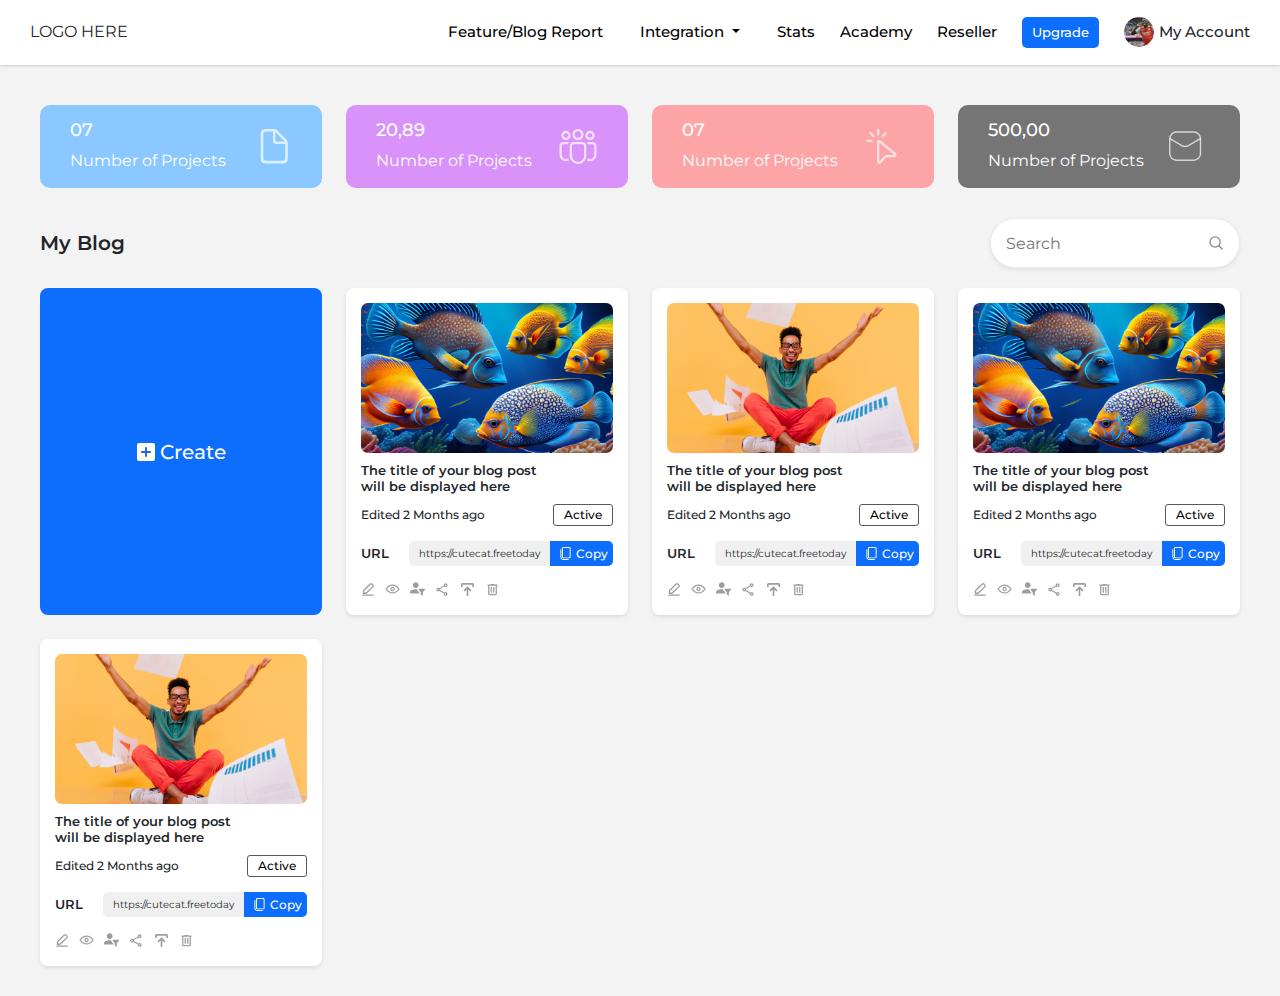
<file: index.html>
<!DOCTYPE html>
<html lang="en">
<head>
    <meta charset="UTF-8">
    <meta name="viewport" content="width=device-width, initial-scale=1.0">
    <link href="https://cdn.jsdelivr.net/npm/bootstrap@5.3.3/dist/css/bootstrap.min.css" rel="stylesheet" integrity="sha384-QWTKZyjpPEjISv5WaRU9OFeRpok6YctnYmDr5pNlyT2bRjXh0JMhjY6hW+ALEwIH" crossorigin="anonymous">
    <link rel="stylesheet" href="css/style.css">
    <title>Document</title>
</head>
<body>

    <!--create blog Modal -->
    <div class="modal fade" id="exampleModal" tabindex="-1" aria-labelledby="exampleModalLabel" aria-hidden="true">
      <div class="modal-dialog modal-dialog-centered">
        <div class="modal-content">
          <!-- <div class="modal-header">
            <h1 class="modal-title fs-5" id="exampleModalLabel">Modal title</h1>
            <button type="button" class="btn-close" data-bs-dismiss="modal" aria-label="Close"></button>
          </div> -->
          <div class="modal-body">
            <div class="url-and-keyword-container">
              <button class="enter-url-button btns active">
                Enter URL
              </button>
              <button class="enter-keyword-button btns">
                Enter Keyword
              </button>
            </div>
            <input type="text" name="" id="url-input">
            <textarea name="" id="Keyword-textarea" ></textarea>

            <div class="step-to-generate-blog">
              <label for="generate-review-checkbox" class="generate-review">
                <input type="checkbox" name="generate-checkbox" id="generate-review-checkbox">
                Generate Review
              </label>

              <label for="generate-storyline-checkbox" class="generate-review">
                <input type="checkbox" name="generate-checkbox" id="generate-storyline-checkbox">
                Generate Storyline
              </label>
            </div>

            <button class="generate-button">
               Generate
            </button>
          </div>
        </div>
        <!-- <button type="button" class="btn-close" data-bs-dismiss="modal" aria-label="Close"></button> -->
      </div>
    </div>
    <!--create blog Modal ends here-->

    <!--auto responder Modal -->
    <div class="modal fade" id="exampleModal2" tabindex="-1" aria-labelledby="exampleModalLabel2" aria-hidden="true">
      <div class="modal-dialog modal-dialog-centered">
        <div class="modal-content">
          <!-- <div class="modal-header">
            <h1 class="modal-title fs-5" id="exampleModalLabel">Modal title</h1>
            <button type="button" class="btn-close" data-bs-dismiss="modal" aria-label="Close"></button>
          </div> -->
          <div class="modal-body">
            <h5 style="font-size: 17px; font-weight: 600;">Publish to WordPress</h5>

            <div style="display: flex; align-items: center; gap: 10px; margin-top: 25px;">
              <button class="publish-website-btn">Website</button>
              <button class="create-blog-button-icon" style="background-color: #2263DE;">
                <svg xmlns="http://www.w3.org/2000/svg" width="10" height="10" viewBox="0 0 18 18" fill="none">
                  <path d="M16.3125 7.3125H10.6875V1.6875C10.6875 1.23995 10.5097 0.810725 10.1932 0.494257C9.87678 0.17779 9.44755 0 9 0C8.55245 0 8.12322 0.17779 7.80676 0.494257C7.49029 0.810725 7.3125 1.23995 7.3125 1.6875V7.3125H1.6875C1.23995 7.3125 0.810725 7.49029 0.494257 7.80676C0.17779 8.12322 0 8.55245 0 9C0 9.44755 0.17779 9.87678 0.494257 10.1932C0.810725 10.5097 1.23995 10.6875 1.6875 10.6875H7.3125V16.3125C7.3125 16.7601 7.49029 17.1893 7.80676 17.5057C8.12322 17.8222 8.55245 18 9 18C9.44755 18 9.87678 17.8222 10.1932 17.5057C10.5097 17.1893 10.6875 16.7601 10.6875 16.3125V10.6875H16.3125C16.7601 10.6875 17.1893 10.5097 17.5057 10.1932C17.8222 9.87678 18 9.44755 18 9C18 8.55245 17.8222 8.12322 17.5057 7.80676C17.1893 7.49029 16.7601 7.3125 16.3125 7.3125Z" fill="white"></path>
                </svg>
              </button>
            </div>

            <div class="social-icons-container">
              <div class="social-icon-body">
                <button class="social-icon">
                  <svg xmlns="http://www.w3.org/2000/svg" width="14" height="15" viewBox="0 0 14 22" fill="none">
                    <path d="M13.3604 1.04923C13.3604 0.895142 13.2987 0.747363 13.189 0.638405C13.0792 0.529447 12.9304 0.468235 12.7751 0.468235H9.84889C8.37537 0.395368 6.9327 0.904438 5.83608 1.88422C4.73946 2.864 4.07806 4.23483 3.99637 5.6972V8.83459H1.07011C0.914897 8.83459 0.766036 8.8958 0.65628 9.00476C0.546524 9.11371 0.484863 9.26149 0.484863 9.41558V12.4368C0.484863 12.5909 0.546524 12.7386 0.65628 12.8476C0.766036 12.9565 0.914897 13.0178 1.07011 13.0178H3.99637V20.8031C3.99637 20.9572 4.05803 21.105 4.16779 21.2139C4.27755 21.3229 4.42641 21.3841 4.58162 21.3841H8.09314C8.24835 21.3841 8.39722 21.3229 8.50697 21.2139C8.61673 21.105 8.67839 20.9572 8.67839 20.8031V13.0178H11.7451C11.8753 13.0196 12.0023 12.9783 12.1062 12.9005C12.2101 12.8226 12.2848 12.7126 12.3187 12.5878L13.1614 9.56664C13.1847 9.4808 13.1878 9.39079 13.1706 9.30355C13.1533 9.21632 13.1161 9.13418 13.0618 9.06347C13.0075 8.99275 12.9376 8.93534 12.8575 8.89566C12.7774 8.85598 12.6891 8.83508 12.5996 8.83459H8.67839V5.6972C8.7075 5.40958 8.84356 5.14306 9.06 4.94969C9.27644 4.75631 9.55771 4.64996 9.84889 4.65141H12.7751C12.9304 4.65141 13.0792 4.5902 13.189 4.48124C13.2987 4.37228 13.3604 4.2245 13.3604 4.07041V1.04923Z" fill="#638BFF"/>
                  </svg>
                </button>
                <h5>Facebook</h5>
              </div>

              <div class="social-icon-body">
                <button class="social-icon">
                  <svg xmlns="http://www.w3.org/2000/svg" width="14" height="14" viewBox="0 0 21 22" fill="none">
                    <path d="M12.4723 9.32065L19.9613 0.461365H18.1863L11.6854 8.15346L6.49059 0.461365H0.5L8.35433 12.0944L0.5 21.3841H2.27499L9.14124 13.2601L14.6274 21.3841H20.618L12.4723 9.32065ZM10.042 12.196L9.24626 11.0378L2.91399 1.82134H5.64007L10.7491 9.25938L11.5449 10.4176L18.1878 20.0869H15.4617L10.042 12.196Z" fill="black"/>
                  </svg>
                </button>
                <h5>Twitter (X)</h5>
              </div>

              <div class="social-icon-body">
                <button class="social-icon">
                  <svg xmlns="http://www.w3.org/2000/svg" width="14" height="14" viewBox="0 0 21 20" fill="none">
                    <path d="M4.40714 2.22321C4.40684 2.81255 4.1744 3.37763 3.76095 3.79415C3.34749 4.21066 2.78689 4.44449 2.20247 4.4442C1.61804 4.4439 1.05767 4.20951 0.644631 3.79257C0.231589 3.37564 -0.000291935 2.81033 2.75844e-07 2.22099C0.000292487 1.63165 0.232734 1.06657 0.646189 0.650052C1.05965 0.233536 1.62025 -0.00029439 2.20467 2.78164e-07C2.78909 0.000294947 3.34946 0.234691 3.7625 0.651623C4.17555 1.06856 4.40743 1.63387 4.40714 2.22321ZM4.47324 6.08966H0.0661072V20H4.47324V6.08966ZM11.4365 6.08966H7.05142V20H11.3924V12.7004C11.3924 8.63397 16.648 8.25621 16.648 12.7004V20H21V11.1894C21 4.3342 13.2214 4.58975 11.3924 7.95622L11.4365 6.08966Z" fill="#638BFF"/>
                  </svg>
                </button>
                <h5>LinkedIn</h5>
              </div>

              <div class="social-icon-body">
                <button class="social-icon">
                  <svg xmlns="http://www.w3.org/2000/svg" width="14" height="14" viewBox="0 0 20 19" fill="none">
                    <path d="M15.25 0H4.75C3.49022 0 2.28204 0.500445 1.39124 1.39124C0.500445 2.28204 0 3.49022 0 4.75V13.75C0 14.3738 0.122862 14.9915 0.361572 15.5677C0.600282 16.144 0.950164 16.6677 1.39124 17.1088C2.28204 17.9996 3.49022 18.5 4.75 18.5H15.25C16.509 18.4974 17.7156 17.9961 18.6058 17.1058C19.4961 16.2156 19.9974 15.009 20 13.75V4.75C19.9974 3.49103 19.4961 2.28439 18.6058 1.39416C17.7156 0.503936 16.509 0.00264212 15.25 0ZM11.6 8.32C11.108 8.60059 10.5514 8.74815 9.985 8.74815C9.41861 8.74815 8.862 8.60059 8.37 8.32L1.52 4.39C1.60857 3.5953 1.98701 2.86115 2.58292 2.32797C3.17883 1.79478 3.95038 1.5 4.75 1.5H15.25C16.049 1.50219 16.8194 1.79773 17.4148 2.3305C18.0103 2.86327 18.3893 3.59616 18.48 4.39L11.6 8.32Z" fill="#638BFF"/>
                  </svg>
                </button>
                <h5>Email</h5>
              </div>

              <div class="social-icon-body">
                <button class="social-icon">
                  <svg xmlns="http://www.w3.org/2000/svg" width="14" height="14" viewBox="0 0 22 22" fill="none">
                    <path d="M0 10.9999C0 15.5041 2.70857 19.3736 6.58442 21.0748C6.55348 20.3067 6.57892 19.3847 6.77589 18.5489C6.98738 17.656 8.19127 12.5551 8.19127 12.5551C8.19127 12.5551 7.83988 11.8528 7.83988 10.8148C7.83988 9.18466 8.78467 7.96722 9.96132 7.96722C10.9619 7.96722 11.4453 8.71872 11.4453 9.61864C11.4453 10.6244 10.8038 12.1289 10.4738 13.5223C10.1982 14.6892 11.0589 15.6409 12.21 15.6409C14.2942 15.6409 15.6979 12.9641 15.6979 9.79257C15.6979 7.38174 14.0741 5.57728 11.1207 5.57728C7.78393 5.57728 5.7052 8.06562 5.7052 10.8451C5.7052 11.8035 5.98776 12.4792 6.43033 13.0026C6.63383 13.243 6.66211 13.3396 6.58846 13.6157C6.53569 13.818 6.41452 14.3053 6.36433 14.4984C6.29112 14.777 6.06536 14.8766 5.81356 14.7737C4.27666 14.1463 3.56089 12.4633 3.56089 10.5713C3.56089 7.44662 6.19624 3.69985 11.4226 3.69985C15.6223 3.69985 18.3865 6.73886 18.3865 10.001C18.3865 14.3161 15.9875 17.5398 12.4512 17.5398C11.2636 17.5398 10.1465 16.8979 9.76384 16.1687C9.76384 16.1687 9.12524 18.7031 8.98997 19.1925C8.75674 20.0406 8.30024 20.8883 7.88284 21.5489C8.89498 21.8482 9.94494 22.0001 11.0004 22C17.0748 22 22 17.0751 22 10.9999C22 4.92486 17.0748 0 11.0004 0C4.9254 0 0 4.92486 0 10.9999Z" fill="#CB1F27"/>
                  </svg>
                </button>
                <h5>Pinterest</h5>
              </div>
            </div>
            
            <div class="wordpress-url-container">
              <button class="wordpress-url-btn">
                <svg xmlns="http://www.w3.org/2000/svg" width="11" height="13" viewBox="0 0 11 14" fill="none">
                  <path d="M1.03331 1.83853L1.03125 3.32434V10.6757C1.03125 11.2789 1.26666 11.8575 1.68568 12.284C2.10471 12.7106 2.67303 12.9502 3.26562 12.9502H9.18912C9.08247 13.2573 8.88489 13.5232 8.62362 13.7112C8.36234 13.8992 8.05022 14.0001 7.73025 14H3.26562C2.39953 14 1.5689 13.6498 0.95648 13.0263C0.344056 12.4029 0 11.5573 0 10.6757V3.32434C0 2.63847 0.431062 2.05409 1.03331 1.83853ZM9.45312 0C9.65626 0 9.85741 0.0407305 10.0451 0.119866C10.2328 0.199001 10.4033 0.314992 10.5469 0.461215C10.6906 0.607438 10.8045 0.78103 10.8823 0.972079C10.96 1.16313 11 1.36789 11 1.57469V10.6729C11 10.8797 10.96 11.0844 10.8823 11.2755C10.8045 11.4665 10.6906 11.6401 10.5469 11.7863C10.4033 11.9326 10.2328 12.0485 10.0451 12.1277C9.85741 12.2068 9.65626 12.2476 9.45312 12.2476H3.26562C2.85537 12.2476 2.46191 12.0816 2.17182 11.7863C1.88172 11.491 1.71875 11.0905 1.71875 10.6729V1.57469C1.71875 1.15705 1.88172 0.756525 2.17182 0.461215C2.46191 0.165904 2.85537 0 3.26562 0H9.45312ZM9.45312 1.04979H3.26562C3.12887 1.04979 2.99772 1.10509 2.90102 1.20353C2.80432 1.30197 2.75 1.43547 2.75 1.57469V10.6729C2.75 10.9626 2.981 11.1978 3.26562 11.1978H9.45312C9.58988 11.1978 9.72103 11.1425 9.81773 11.044C9.91443 10.9456 9.96875 10.8121 9.96875 10.6729V1.57469C9.96875 1.43547 9.91443 1.30197 9.81773 1.20353C9.72103 1.10509 9.58988 1.04979 9.45312 1.04979Z" fill="white"></path>
                </svg>
                Copy
              </button>
              <div style=" width: 60%; outline: none;" contenteditable="true">
                https:// www.dutiesandyourdemolinkhere
              </div>
            </div>
          </div>
        </div>
        <!-- <button type="button" class="btn-close" data-bs-dismiss="modal" aria-label="Close"></button> -->
      </div>
    </div>
    <!--auto responder Modal ends here-->


    <!-- header -->
    <header>
        <div class="app-logo">
          LOGO HERE
        </div>

        <div class="nav-links-container">
          <div class="nav-links">
            <a href="#">Feature/Blog Report</a>
            <div class="dropdown">
              <button class="btn btn-secondary dropdown-toggle" type="button" data-bs-toggle="dropdown" aria-expanded="false">
              Integration
              </button>
              <ul class="dropdown-menu">
                <li>
                  Auto-Responder
                </li>
                <li  data-bs-toggle="modal" data-bs-target="#exampleModal2">
                  Wordpress
                </li>
              </ul>
            </div>

            <a href="#">Stats</a>
            <a href="#">Academy</a>
            <a href="#">Reseller</a>

            <button class="bg-primary upgrade-btn">Upgrade</button>
          </div>

          <div class="acount-display-body">
              <div class="acount-display-img">
              <img src="images/saka-img.jpeg" class="img">
              </div>
              My Account
          </div>

          <button class="menu-bar">
              <svg xmlns="http://www.w3.org/2000/svg" class="open-nav-icon" height="24px" viewBox="0 -960 960 960" width="24px" fill="#5f6368"><path d="M120-240v-80h720v80H120Zm0-200v-80h720v80H120Zm0-200v-80h720v80H120Z"/></svg>
              <svg xmlns="http://www.w3.org/2000/svg" class="close-nav-icon" height="24px" viewBox="0 -960 960 960" width="24px" fill="#5f6368"><path d="m256-200-56-56 224-224-224-224 56-56 224 224 224-224 56 56-224 224 224 224-56 56-224-224-224 224Z"/></svg>
          </button>
        </div>
    </header>
    <!-- header ends here-->

    <!-- main -->
    <div class="main-container">
      <!--  user reaction cards  -->
      <div class="container-fluid" style="padding: 0 0; margin-top: 10px;">
        <div class="row g-4">
          <div class="col-xl-3 col-lg-6 col-sm-12 home-card-parent">
            <div class="user-reaction-card">
              <div class="user-reaction-card-content">
                <h4>07</h4>
                <p>Number of Projects</p>
              </div>
              <div class="user-reaction-card-icon">
                <svg xmlns="http://www.w3.org/2000/svg" width="35" height="35" viewBox="0 0 49 62" fill="none">
                    <path d="M8.9447 61.0137H39.2506C45.1584 61.0137 48.0977 58.0262 48.0977 52.1083V26.2746C48.0977 22.6037 47.6983 21.011 45.4153 18.6779L29.6621 2.7171C27.4947 0.496816 25.7244 0.0136719 22.5002 0.0136719H8.9447C3.06615 0.0136719 0.0976562 3.02907 0.0976562 8.9482V52.1083C0.0976562 58.0541 3.06615 61.0137 8.9447 61.0137ZM9.17239 56.4335C6.23311 56.4335 4.69164 54.8675 4.69164 52.0233V9.03317C4.69164 6.21686 6.23311 4.59383 9.20161 4.59383H21.8719V21.1251C21.8719 24.7099 23.6983 26.4737 27.2366 26.4737H43.5037V52.0233C43.5037 54.8675 41.9902 56.4335 39.0229 56.4335H9.17239ZM27.7504 22.1764C26.6376 22.1764 26.1797 21.7224 26.1797 20.5837V5.47636L42.6173 22.1776L27.7504 22.1764Z" fill="white" fill-opacity="0.7"/>
                </svg>
              </div>
            </div>
          </div>

          <div class="col-xl-3 col-lg-6 col-sm-12 home-card-parent">
            <div class="user-reaction-card total-visitors">
              <div class="user-reaction-card-content">
                <h4>20,89</h4>
                <p>Number of Projects</p>
              </div>
              <div class="user-reaction-card-icon">
                <svg xmlns="http://www.w3.org/2000/svg" width="40" height="35" viewBox="0 0 55 52" fill="none">
                  <path d="M27.5 3.42105C26.868 3.42105 26.2422 3.54494 25.6583 3.78563C25.0745 4.02632 24.5439 4.37911 24.097 4.82386C23.6502 5.2686 23.2957 5.79659 23.0538 6.37767C22.812 6.95876 22.6875 7.58156 22.6875 8.21053C22.6875 8.83949 22.812 9.46229 23.0538 10.0434C23.2957 10.6245 23.6502 11.1525 24.097 11.5972C24.5439 12.0419 25.0745 12.3947 25.6583 12.6354C26.2422 12.8761 26.868 13 27.5 13C28.7764 13 30.0004 12.4954 30.903 11.5972C31.8055 10.699 32.3125 9.48077 32.3125 8.21053C32.3125 6.94028 31.8055 5.72206 30.903 4.82386C30.0004 3.92566 28.7764 3.42105 27.5 3.42105ZM19.25 8.21053C19.25 6.03296 20.1192 3.94458 21.6664 2.40481C23.2135 0.865035 25.312 0 27.5 0C29.688 0 31.7865 0.865035 33.3336 2.40481C34.8808 3.94458 35.75 6.03296 35.75 8.21053C35.75 10.3881 34.8808 12.4765 33.3336 14.0162C31.7865 15.556 29.688 16.4211 27.5 16.4211C25.312 16.4211 23.2135 15.556 21.6664 14.0162C20.1192 12.4765 19.25 10.3881 19.25 8.21053ZM45.375 6.1579C44.4633 6.1579 43.589 6.51833 42.9443 7.1599C42.2997 7.80147 41.9375 8.67163 41.9375 9.57895C41.9375 10.4863 42.2997 11.3564 42.9443 11.998C43.589 12.6396 44.4633 13 45.375 13C46.2867 13 47.161 12.6396 47.8057 11.998C48.4503 11.3564 48.8125 10.4863 48.8125 9.57895C48.8125 8.67163 48.4503 7.80147 47.8057 7.1599C47.161 6.51833 46.2867 6.1579 45.375 6.1579ZM38.5 9.57895C38.5 7.76431 39.2243 6.02399 40.5136 4.74085C41.803 3.4577 43.5516 2.73684 45.375 2.73684C47.1984 2.73684 48.947 3.4577 50.2364 4.74085C51.5257 6.02399 52.25 7.76431 52.25 9.57895C52.25 11.3936 51.5257 13.1339 50.2364 14.417C48.947 15.7002 47.1984 16.4211 45.375 16.4211C43.5516 16.4211 41.803 15.7002 40.5136 14.417C39.2243 13.1339 38.5 11.3936 38.5 9.57895ZM6.1875 9.57895C6.1875 8.67163 6.54966 7.80147 7.19432 7.1599C7.83898 6.51833 8.71332 6.15789 9.625 6.1579C10.5367 6.15789 11.411 6.51833 12.0557 7.1599C12.7003 7.80147 13.0625 8.67163 13.0625 9.57895C13.0625 10.4863 12.7003 11.3564 12.0557 11.998C11.411 12.6396 10.5367 13 9.625 13C8.71332 13 7.83898 12.6396 7.19432 11.998C6.54966 11.3564 6.1875 10.4863 6.1875 9.57895ZM9.625 2.73684C7.80164 2.73684 6.05295 3.4577 4.76364 4.74085C3.47433 6.02399 2.75 7.76431 2.75 9.57895C2.75 11.3936 3.47433 13.1339 4.76364 14.417C6.05295 15.7002 7.80164 16.4211 9.625 16.4211C11.4484 16.4211 13.197 15.7002 14.4864 14.417C15.7757 13.1339 16.5 11.3936 16.5 9.57895C16.5 7.76431 15.7757 6.02399 14.4864 4.74085C13.197 3.4577 11.4484 2.73684 9.625 2.73684ZM15.125 24.9737C15.125 23.4312 15.7407 21.952 16.8366 20.8613C17.9325 19.7706 19.4189 19.1579 20.9688 19.1579H34.0312C35.5811 19.1579 37.0675 19.7706 38.1634 20.8613C39.2593 21.952 39.875 23.4312 39.875 24.9737V39.6842C39.875 42.9506 38.5712 46.0831 36.2504 48.3928C33.9297 50.7024 30.7821 52 27.5 52C24.2179 52 21.0703 50.7024 18.7496 48.3928C16.4288 46.0831 15.125 42.9506 15.125 39.6842V24.9737ZM27.5 48.5789C29.8704 48.5789 32.1437 47.6418 33.8198 45.9737C35.4959 44.3057 36.4375 42.0432 36.4375 39.6842V24.9737C36.4375 24.3386 36.184 23.7295 35.7327 23.2804C35.2815 22.8313 34.6694 22.5789 34.0312 22.5789H20.9688C20.3306 22.5789 19.7185 22.8313 19.2673 23.2804C18.816 23.7295 18.5625 24.3386 18.5625 24.9737V39.6842C18.5625 42.0432 19.5041 44.3057 21.1802 45.9737C22.8563 47.6418 25.1296 48.5789 27.5 48.5789ZM9.625 44.4737C10.7746 44.474 11.9017 44.1556 12.8796 43.5541C13.1807 44.6844 13.6111 45.7614 14.1529 46.7699C12.6862 47.548 11.0421 47.9349 9.38055 47.8929C7.71903 47.8509 6.09675 47.3814 4.67168 46.5302C3.24661 45.6789 2.06732 44.4749 1.24864 43.0354C0.429953 41.5959 -0.000221485 39.9699 1.61779e-07 38.3158V24.9751C-0.000180433 24.2112 0.15084 23.4548 0.444435 22.749C0.73803 22.0433 1.16845 21.402 1.71111 20.8618C2.25377 20.3216 2.89804 19.8931 3.60713 19.6007C4.31621 19.3084 5.07622 19.1579 5.84375 19.1579H13.4062C13.8032 19.1588 14.1886 19.1967 14.5626 19.2715C13.7063 20.2227 13.0753 21.3529 12.716 22.5789H5.84375C5.20557 22.5789 4.59353 22.8313 4.14227 23.2804C3.69102 23.7295 3.4375 24.3386 3.4375 24.9737V38.3158C3.4375 39.949 4.0894 41.5153 5.24978 42.6701C6.41016 43.8249 7.98397 44.4737 9.625 44.4737ZM45.375 47.8947C43.796 47.8956 42.241 47.5097 40.8471 46.7713C41.3889 45.7614 41.8192 44.6844 42.1204 43.5541C43.0577 44.131 44.1329 44.4484 45.2347 44.4732C46.3366 44.4981 47.4251 44.2296 48.3877 43.6956C49.3504 43.1615 50.1522 42.3812 50.7104 41.4354C51.2685 40.4896 51.5627 39.4126 51.5625 38.3158V24.9737C51.5625 24.3386 51.309 23.7295 50.8577 23.2804C50.4065 22.8313 49.7944 22.5789 49.1562 22.5789H42.284C41.9243 21.3528 41.2928 20.2225 40.436 19.2715C40.8118 19.1967 41.1978 19.1588 41.5938 19.1579H49.1562C50.7061 19.1579 52.1925 19.7706 53.2884 20.8613C54.3843 21.952 55 23.4312 55 24.9737V38.3158C55 40.8563 53.9859 43.2927 52.1809 45.0891C50.3759 46.8855 47.9277 47.8947 45.375 47.8947Z" fill="white" fill-opacity="0.7"/>
                </svg>
              </div>
            </div>
          </div>

          <div class="col-xl-3 col-lg-6 col-sm-12 home-card-parent">
            <div class="user-reaction-card number-of-clicks">
              <div class="user-reaction-card-content">
                <h4>07</h4>
                <p>Number of Projects</p>
              </div>
              <div class="user-reaction-card-icon">
                <svg xmlns="http://www.w3.org/2000/svg" width="45" height="35" viewBox="0 0 52 60" fill="none">
                  <path d="M20.2535 0C20.7418 0 21.2102 0.195461 21.5555 0.543383C21.9008 0.891305 22.0947 1.36319 22.0947 1.85522V9.27612C22.0947 9.76815 21.9008 10.24 21.5555 10.588C21.2102 10.9359 20.7418 11.1313 20.2535 11.1313C19.7652 11.1313 19.2969 10.9359 18.9516 10.588C18.6063 10.24 18.4123 9.76815 18.4123 9.27612V1.85522C18.4123 1.36319 18.6063 0.891305 18.9516 0.543383C19.2969 0.195461 19.7652 0 20.2535 0ZM5.92876 5.97382C6.09979 5.80105 6.30297 5.66398 6.52666 5.57045C6.75035 5.47692 6.99016 5.42878 7.23235 5.42878C7.47453 5.42878 7.71434 5.47692 7.93803 5.57045C8.16172 5.66398 8.3649 5.80105 8.53594 5.97382L13.7429 11.2241C13.9188 11.3952 14.0591 11.6 14.1556 11.8263C14.2521 12.0526 14.3028 12.2961 14.305 12.5424C14.3071 12.7888 14.2605 13.0331 14.1679 13.2611C14.0753 13.4891 13.9386 13.6962 13.7658 13.8704C13.5929 14.0446 13.3873 14.1823 13.161 14.2756C12.9347 14.3689 12.6923 14.4158 12.4478 14.4137C12.2033 14.4116 11.9617 14.3604 11.7371 14.2631C11.5125 14.1659 11.3093 14.0246 11.1394 13.8474L5.93244 8.60082C5.58726 8.25291 5.39335 7.78111 5.39335 7.28917C5.39335 6.79723 5.58726 6.32544 5.93244 5.97753M34.582 5.97753C34.7534 6.14987 34.8895 6.35459 34.9823 6.57998C35.0751 6.80537 35.1229 7.047 35.1229 7.29103C35.1229 7.53505 35.0751 7.77668 34.9823 8.00208C34.8895 8.22747 34.7534 8.43219 34.582 8.60453L29.3639 13.8474C29.1941 14.0246 28.9909 14.1659 28.7663 14.2631C28.5416 14.3604 28.3 14.4116 28.0555 14.4137C27.8111 14.4158 27.5686 14.3689 27.3423 14.2756C27.1161 14.1823 26.9105 14.0446 26.7376 13.8704C26.5647 13.6962 26.428 13.4891 26.3354 13.2611C26.2428 13.0331 26.1963 12.7888 26.1984 12.5424C26.2005 12.2961 26.2513 12.0526 26.3478 11.8263C26.4443 11.6 26.5846 11.3952 26.7604 11.2241L31.9674 5.97753C32.3127 5.62973 32.7809 5.43435 33.2692 5.43435C33.7574 5.43435 34.2256 5.62973 34.5709 5.97753M0 20.4075C0 19.9154 0.193986 19.4435 0.539284 19.0956C0.884581 18.7477 1.3529 18.5522 1.84123 18.5522H9.20614C9.69447 18.5522 10.1628 18.7477 10.5081 19.0956C10.8534 19.4435 11.0474 19.9154 11.0474 20.4075C11.0474 20.8995 10.8534 21.3714 10.5081 21.7193C10.1628 22.0672 9.69447 22.2627 9.20614 22.2627H1.84123C1.3529 22.2627 0.884581 22.0672 0.539284 21.7193C0.193986 21.3714 0 20.8995 0 20.4075ZM24.4515 19.6654C23.9141 19.2143 23.2603 18.9269 22.5667 18.8365C21.8731 18.7462 21.1682 18.8568 20.5347 19.1553C19.9012 19.4539 19.3651 19.9281 18.9892 20.5224C18.6134 21.1167 18.4132 21.8066 18.4123 22.5113V56.2801C18.4123 59.7085 22.6287 61.304 24.8676 58.7253L32.3283 50.1319C32.8472 49.5356 33.4866 49.058 34.2036 48.731C34.9206 48.404 35.6987 48.2352 36.4858 48.2358H48.3102C51.7533 48.2358 53.3146 43.8946 50.6669 41.6757L24.4515 19.6654ZM22.0947 56.2875V22.5113L48.3102 44.5254H36.4858C35.1732 44.5252 33.8757 44.8078 32.6804 45.3544C31.4851 45.9009 30.4196 46.6986 29.5554 47.6941L22.0947 56.2875Z" fill="white" fill-opacity="0.7"/>
                </svg>
              </div>
            </div>
          </div>

          <div class="col-xl-3 col-lg-6 col-sm-12 home-card-parent">
            <div class="user-reaction-card number-of-leads">
              <div class="user-reaction-card-content">
                <h4>500,00</h4>
                <p>Number of Projects</p>
              </div>
              <div class="user-reaction-card-icon">
                <svg xmlns="http://www.w3.org/2000/svg" width="50" height="30" viewBox="0 0 68 63" fill="none">
                  <path d="M52.554 1.97296H15.9459C8.24381 1.97296 2 8.21677 2 15.9189V47.2973C2 54.9994 8.24381 61.2432 15.9459 61.2432H52.554C60.2562 61.2432 66.5 54.9994 66.5 47.2973V15.9189C66.5 8.21677 60.2562 1.97296 52.554 1.97296Z" stroke="white" stroke-opacity="0.7" stroke-width="3"/>
                  <path d="M2.16385 16.2327L27.284 30.6319C29.3886 31.8548 31.7793 32.4989 34.2134 32.4989C36.6474 32.4989 39.0382 31.8548 41.1428 30.6319L66.3326 16.2327" stroke="white" stroke-opacity="0.7" stroke-width="3" stroke-linecap="round" stroke-linejoin="round"/>
                </svg>
              </div>
            </div>
          </div>
        </div>
      </div>
      <!-- user reaction cards ends here -->

      <!-- search section -->
      <div class="filter-and-search-container">
        <div class="blog-text">
          My Blog
        </div>

        <div class="filter-search-input">
          <input type="text" name="" id="" placeholder="Search">
          <svg width="18px" height="18px" viewBox="0 0 24 24" fill="none" xmlns="http://www.w3.org/2000/svg" stroke="#8c8c8c" style="left: 10px;"><g stroke-width="0"></g> <g id="SVGRepo_tracerCarrier" stroke-linecap="round" stroke-linejoin="round"></g> <g><path d="M15.7955 15.8111L21 21M18 10.5C18 14.6421 14.6421 18 10.5 18C6.35786 18 3 14.6421 3 10.5C3 6.35786 6.35786 3 10.5 3C14.6421 3 18 6.35786 18 10.5Z" stroke="#8c8c8c" stroke-width="2" stroke-linecap="round" stroke-linejoin="round"></path></g></svg>
        </div>
      </div>
      <!-- search section ends here-->

      <div class="container-fluid" style="padding: 0 0;">
        <div class="row g-4">
          <div class="col-xl-3 col-lg-6 col-sm-12">
            <div class="create-blog-button" data-bs-toggle="modal" data-bs-target="#exampleModal">
              <button class="create-blog-button-icon">
                <svg xmlns="http://www.w3.org/2000/svg" width="10" height="10" viewBox="0 0 18 18" fill="none">
                  <path d="M16.3125 7.3125H10.6875V1.6875C10.6875 1.23995 10.5097 0.810725 10.1932 0.494257C9.87678 0.17779 9.44755 0 9 0C8.55245 0 8.12322 0.17779 7.80676 0.494257C7.49029 0.810725 7.3125 1.23995 7.3125 1.6875V7.3125H1.6875C1.23995 7.3125 0.810725 7.49029 0.494257 7.80676C0.17779 8.12322 0 8.55245 0 9C0 9.44755 0.17779 9.87678 0.494257 10.1932C0.810725 10.5097 1.23995 10.6875 1.6875 10.6875H7.3125V16.3125C7.3125 16.7601 7.49029 17.1893 7.80676 17.5057C8.12322 17.8222 8.55245 18 9 18C9.44755 18 9.87678 17.8222 10.1932 17.5057C10.5097 17.1893 10.6875 16.7601 10.6875 16.3125V10.6875H16.3125C16.7601 10.6875 17.1893 10.5097 17.5057 10.1932C17.8222 9.87678 18 9.44755 18 9C18 8.55245 17.8222 8.12322 17.5057 7.80676C17.1893 7.49029 16.7601 7.3125 16.3125 7.3125Z" fill="#2263DE"/>
                </svg>
              </button>
              <h5>Create</h5>
            </div>
          </div>

          <div class="col-xl-3 col-lg-6 col-sm-12">
            <div class="created-blogs-container">
              <div class="created-blogs-card-img">
                <img src="images/Mask group.png" class="img">
              </div>

              <h5>The title of your blog post will be displayed here</h5>

              <div class="active-container">
                <p>Edited 2 Months ago</p>
                <button>Active</button>
              </div>

              <div class="created-url-container">
                <h5>URL</h5>
                <div class="created-url-area">
                  <div class="created-url-content" contenteditable="true">
                    https://cutecat.freetoday
                  </div>
                  <button>
                    <svg xmlns="http://www.w3.org/2000/svg" width="11" height="13" viewBox="0 0 11 14" fill="none">
                      <path d="M1.03331 1.83853L1.03125 3.32434V10.6757C1.03125 11.2789 1.26666 11.8575 1.68568 12.284C2.10471 12.7106 2.67303 12.9502 3.26562 12.9502H9.18912C9.08247 13.2573 8.88489 13.5232 8.62362 13.7112C8.36234 13.8992 8.05022 14.0001 7.73025 14H3.26562C2.39953 14 1.5689 13.6498 0.95648 13.0263C0.344056 12.4029 0 11.5573 0 10.6757V3.32434C0 2.63847 0.431062 2.05409 1.03331 1.83853ZM9.45312 0C9.65626 0 9.85741 0.0407305 10.0451 0.119866C10.2328 0.199001 10.4033 0.314992 10.5469 0.461215C10.6906 0.607438 10.8045 0.78103 10.8823 0.972079C10.96 1.16313 11 1.36789 11 1.57469V10.6729C11 10.8797 10.96 11.0844 10.8823 11.2755C10.8045 11.4665 10.6906 11.6401 10.5469 11.7863C10.4033 11.9326 10.2328 12.0485 10.0451 12.1277C9.85741 12.2068 9.65626 12.2476 9.45312 12.2476H3.26562C2.85537 12.2476 2.46191 12.0816 2.17182 11.7863C1.88172 11.491 1.71875 11.0905 1.71875 10.6729V1.57469C1.71875 1.15705 1.88172 0.756525 2.17182 0.461215C2.46191 0.165904 2.85537 0 3.26562 0H9.45312ZM9.45312 1.04979H3.26562C3.12887 1.04979 2.99772 1.10509 2.90102 1.20353C2.80432 1.30197 2.75 1.43547 2.75 1.57469V10.6729C2.75 10.9626 2.981 11.1978 3.26562 11.1978H9.45312C9.58988 11.1978 9.72103 11.1425 9.81773 11.044C9.91443 10.9456 9.96875 10.8121 9.96875 10.6729V1.57469C9.96875 1.43547 9.91443 1.30197 9.81773 1.20353C9.72103 1.10509 9.58988 1.04979 9.45312 1.04979Z" fill="white"/>
                    </svg>
                    Copy
                  </button>
                </div>
              </div>

              <div class="other-blogs-button">
                <button>
                  <svg xmlns="http://www.w3.org/2000/svg" width="14" height="13" viewBox="0 0 14 15" fill="none">
                    <path d="M1 14H13M2.2495 8.35738C1.92957 8.66592 1.74992 9.08413 1.75 9.52014V11.8334H4.16725C4.62025 11.8334 5.0545 11.66 5.37475 11.3509L12.4998 4.48634C12.8198 4.17786 12.9996 3.75964 12.9996 3.32359C12.9996 2.88754 12.8198 2.46932 12.4998 2.16083L11.7963 1.48196C11.6376 1.3291 11.4492 1.20786 11.2419 1.12516C11.0345 1.04246 10.8123 0.999933 10.5878 1C10.3634 1.00007 10.1412 1.04273 9.93391 1.12555C9.72661 1.20837 9.53831 1.32973 9.37975 1.48268L2.2495 8.35738Z" stroke="#9D9D9D" stroke-width="1.5" stroke-linecap="round" stroke-linejoin="round"/>
                  </svg>
                </button>

                <button>
                  <svg xmlns="http://www.w3.org/2000/svg" width="15" height="16" viewBox="0 0 25 16" fill="none">
                    <path d="M12.6029 14.4817C18.5428 14.4817 23.3577 8.02881 23.3577 8.02881C23.3577 8.02881 18.5428 1.57593 12.6029 1.57593C6.66307 1.57593 1.84814 8.02881 1.84814 8.02881C1.84814 8.02881 6.66307 14.4817 12.6029 14.4817Z" stroke="#9D9D9D" stroke-width="2" stroke-linejoin="round"/>
                    <path d="M12.6029 10.7175C13.316 10.7175 13.9999 10.4342 14.5041 9.93002C15.0083 9.42579 15.2916 8.74191 15.2916 8.02882C15.2916 7.31573 15.0083 6.63185 14.5041 6.12762C13.9999 5.62339 13.316 5.34012 12.6029 5.34012C11.8898 5.34012 11.2059 5.62339 10.7017 6.12762C10.1975 6.63185 9.91418 7.31573 9.91418 8.02882C9.91418 8.74191 10.1975 9.42579 10.7017 9.93002C11.2059 10.4342 11.8898 10.7175 12.6029 10.7175Z" stroke="#9D9D9D" stroke-width="2" stroke-linejoin="round"/>
                  </svg>
                </button>

                <button>
                  <svg xmlns="http://www.w3.org/2000/svg" width="15" height="16" viewBox="0 0 18 16" fill="none">
                    <path d="M6.85714 0C8.74286 0 10.2857 1.51604 10.2857 3.36899C10.2857 5.22193 8.74286 6.73798 6.85714 6.73798C4.97143 6.73798 3.42857 5.22193 3.42857 3.36899C3.42857 1.51604 4.97143 0 6.85714 0ZM12.8571 14.3182L14.4 15.809C14.8286 16.2301 15.4286 15.8932 15.4286 15.3963V11.7915L17.8286 8.92782C17.9241 8.80269 17.9822 8.65389 17.9965 8.49811C18.0108 8.34233 17.9807 8.18571 17.9095 8.04581C17.8383 7.90591 17.7289 7.78825 17.5935 7.70601C17.4581 7.62378 17.302 7.58022 17.1429 7.58022H11.1429C10.4571 7.58022 10.0286 8.42247 10.4571 8.92782L12.8571 11.7915V14.3182ZM11.1429 12.381L9.17143 10.0227C8.82857 9.60162 8.65714 9.09627 8.65714 8.59092C8.05714 8.42247 7.45714 8.42247 6.85714 8.42247C3.08571 8.42247 0 9.93852 0 11.7915V13.476H11.1429V12.381Z" fill="#9D9D9D"/>
                  </svg>
                </button>

                <button>
                  <svg xmlns="http://www.w3.org/2000/svg" height="15px" viewBox="0 -960 960 960" width="15px" fill="#9D9D9D"><path d="M680-80q-50 0-85-35t-35-85q0-6 3-28L282-392q-16 15-37 23.5t-45 8.5q-50 0-85-35t-35-85q0-50 35-85t85-35q24 0 45 8.5t37 23.5l281-164q-2-7-2.5-13.5T560-760q0-50 35-85t85-35q50 0 85 35t35 85q0 50-35 85t-85 35q-24 0-45-8.5T598-672L317-508q2 7 2.5 13.5t.5 14.5q0 8-.5 14.5T317-452l281 164q16-15 37-23.5t45-8.5q50 0 85 35t35 85q0 50-35 85t-85 35Zm0-80q17 0 28.5-11.5T720-200q0-17-11.5-28.5T680-240q-17 0-28.5 11.5T640-200q0 17 11.5 28.5T680-160ZM200-440q17 0 28.5-11.5T240-480q0-17-11.5-28.5T200-520q-17 0-28.5 11.5T160-480q0 17 11.5 28.5T200-440Zm480-280q17 0 28.5-11.5T720-760q0-17-11.5-28.5T680-800q-17 0-28.5 11.5T640-760q0 17 11.5 28.5T680-720Zm0 520ZM200-480Zm480-280Z"/></svg>
                </button>

                <button>
                  <svg xmlns="http://www.w3.org/2000/svg" width="15" height="13" viewBox="0 0 15 15" fill="none">
                    <path d="M6.5625 15V7.35938L4.125 9.79688L2.8125 8.4375L7.5 3.75L12.1875 8.4375L10.875 9.79688L8.4375 7.35938V15H6.5625ZM0 4.6875V1.875C0 1.35938 0.18375 0.918125 0.55125 0.55125C0.91875 0.184375 1.36 0.000625 1.875 0H13.125C13.6406 0 14.0822 0.18375 14.4497 0.55125C14.8172 0.91875 15.0006 1.36 15 1.875V4.6875H13.125V1.875H1.875V4.6875H0Z" fill="#9D9D9D"/>
                  </svg>
                </button>

                <button>
                  <svg xmlns="http://www.w3.org/2000/svg" height="15px" viewBox="0 -960 960 960" width="15px" fill="#9D9D9D"><path d="M280-120q-33 0-56.5-23.5T200-200v-520h-40v-80h200v-40h240v40h200v80h-40v520q0 33-23.5 56.5T680-120H280Zm400-600H280v520h400v-520ZM360-280h80v-360h-80v360Zm160 0h80v-360h-80v360ZM280-720v520-520Z"/></svg>
                </button>
              </div>
            </div>
          </div>

          <div class="col-xl-3 col-lg-6 col-sm-12">
            <div class="created-blogs-container">
              <div class="created-blogs-card-img">
                <img src="images/Mask group 2.png" class="img">
              </div>

              <h5>The title of your blog post will be displayed here</h5>

              <div class="active-container">
                <p>Edited 2 Months ago</p>
                <button>Active</button>
              </div>

              <div class="created-url-container">
                <h5>URL</h5>
                <div class="created-url-area">
                  <div class="created-url-content" contenteditable="true">
                    https://cutecat.freetoday
                  </div>
                  <button>
                    <svg xmlns="http://www.w3.org/2000/svg" width="11" height="13" viewBox="0 0 11 14" fill="none">
                      <path d="M1.03331 1.83853L1.03125 3.32434V10.6757C1.03125 11.2789 1.26666 11.8575 1.68568 12.284C2.10471 12.7106 2.67303 12.9502 3.26562 12.9502H9.18912C9.08247 13.2573 8.88489 13.5232 8.62362 13.7112C8.36234 13.8992 8.05022 14.0001 7.73025 14H3.26562C2.39953 14 1.5689 13.6498 0.95648 13.0263C0.344056 12.4029 0 11.5573 0 10.6757V3.32434C0 2.63847 0.431062 2.05409 1.03331 1.83853ZM9.45312 0C9.65626 0 9.85741 0.0407305 10.0451 0.119866C10.2328 0.199001 10.4033 0.314992 10.5469 0.461215C10.6906 0.607438 10.8045 0.78103 10.8823 0.972079C10.96 1.16313 11 1.36789 11 1.57469V10.6729C11 10.8797 10.96 11.0844 10.8823 11.2755C10.8045 11.4665 10.6906 11.6401 10.5469 11.7863C10.4033 11.9326 10.2328 12.0485 10.0451 12.1277C9.85741 12.2068 9.65626 12.2476 9.45312 12.2476H3.26562C2.85537 12.2476 2.46191 12.0816 2.17182 11.7863C1.88172 11.491 1.71875 11.0905 1.71875 10.6729V1.57469C1.71875 1.15705 1.88172 0.756525 2.17182 0.461215C2.46191 0.165904 2.85537 0 3.26562 0H9.45312ZM9.45312 1.04979H3.26562C3.12887 1.04979 2.99772 1.10509 2.90102 1.20353C2.80432 1.30197 2.75 1.43547 2.75 1.57469V10.6729C2.75 10.9626 2.981 11.1978 3.26562 11.1978H9.45312C9.58988 11.1978 9.72103 11.1425 9.81773 11.044C9.91443 10.9456 9.96875 10.8121 9.96875 10.6729V1.57469C9.96875 1.43547 9.91443 1.30197 9.81773 1.20353C9.72103 1.10509 9.58988 1.04979 9.45312 1.04979Z" fill="white"/>
                    </svg>
                    Copy
                  </button>
                </div>
              </div>

              <div class="other-blogs-button">
                <button>
                  <svg xmlns="http://www.w3.org/2000/svg" width="14" height="13" viewBox="0 0 14 15" fill="none">
                    <path d="M1 14H13M2.2495 8.35738C1.92957 8.66592 1.74992 9.08413 1.75 9.52014V11.8334H4.16725C4.62025 11.8334 5.0545 11.66 5.37475 11.3509L12.4998 4.48634C12.8198 4.17786 12.9996 3.75964 12.9996 3.32359C12.9996 2.88754 12.8198 2.46932 12.4998 2.16083L11.7963 1.48196C11.6376 1.3291 11.4492 1.20786 11.2419 1.12516C11.0345 1.04246 10.8123 0.999933 10.5878 1C10.3634 1.00007 10.1412 1.04273 9.93391 1.12555C9.72661 1.20837 9.53831 1.32973 9.37975 1.48268L2.2495 8.35738Z" stroke="#9D9D9D" stroke-width="1.5" stroke-linecap="round" stroke-linejoin="round"/>
                  </svg>
                </button>

                <button>
                  <svg xmlns="http://www.w3.org/2000/svg" width="15" height="16" viewBox="0 0 25 16" fill="none">
                    <path d="M12.6029 14.4817C18.5428 14.4817 23.3577 8.02881 23.3577 8.02881C23.3577 8.02881 18.5428 1.57593 12.6029 1.57593C6.66307 1.57593 1.84814 8.02881 1.84814 8.02881C1.84814 8.02881 6.66307 14.4817 12.6029 14.4817Z" stroke="#9D9D9D" stroke-width="2" stroke-linejoin="round"/>
                    <path d="M12.6029 10.7175C13.316 10.7175 13.9999 10.4342 14.5041 9.93002C15.0083 9.42579 15.2916 8.74191 15.2916 8.02882C15.2916 7.31573 15.0083 6.63185 14.5041 6.12762C13.9999 5.62339 13.316 5.34012 12.6029 5.34012C11.8898 5.34012 11.2059 5.62339 10.7017 6.12762C10.1975 6.63185 9.91418 7.31573 9.91418 8.02882C9.91418 8.74191 10.1975 9.42579 10.7017 9.93002C11.2059 10.4342 11.8898 10.7175 12.6029 10.7175Z" stroke="#9D9D9D" stroke-width="2" stroke-linejoin="round"/>
                  </svg>
                </button>

                <button>
                  <svg xmlns="http://www.w3.org/2000/svg" width="15" height="16" viewBox="0 0 18 16" fill="none">
                    <path d="M6.85714 0C8.74286 0 10.2857 1.51604 10.2857 3.36899C10.2857 5.22193 8.74286 6.73798 6.85714 6.73798C4.97143 6.73798 3.42857 5.22193 3.42857 3.36899C3.42857 1.51604 4.97143 0 6.85714 0ZM12.8571 14.3182L14.4 15.809C14.8286 16.2301 15.4286 15.8932 15.4286 15.3963V11.7915L17.8286 8.92782C17.9241 8.80269 17.9822 8.65389 17.9965 8.49811C18.0108 8.34233 17.9807 8.18571 17.9095 8.04581C17.8383 7.90591 17.7289 7.78825 17.5935 7.70601C17.4581 7.62378 17.302 7.58022 17.1429 7.58022H11.1429C10.4571 7.58022 10.0286 8.42247 10.4571 8.92782L12.8571 11.7915V14.3182ZM11.1429 12.381L9.17143 10.0227C8.82857 9.60162 8.65714 9.09627 8.65714 8.59092C8.05714 8.42247 7.45714 8.42247 6.85714 8.42247C3.08571 8.42247 0 9.93852 0 11.7915V13.476H11.1429V12.381Z" fill="#9D9D9D"/>
                  </svg>
                </button>

                <button>
                  <svg xmlns="http://www.w3.org/2000/svg" height="15px" viewBox="0 -960 960 960" width="15px" fill="#9D9D9D"><path d="M680-80q-50 0-85-35t-35-85q0-6 3-28L282-392q-16 15-37 23.5t-45 8.5q-50 0-85-35t-35-85q0-50 35-85t85-35q24 0 45 8.5t37 23.5l281-164q-2-7-2.5-13.5T560-760q0-50 35-85t85-35q50 0 85 35t35 85q0 50-35 85t-85 35q-24 0-45-8.5T598-672L317-508q2 7 2.5 13.5t.5 14.5q0 8-.5 14.5T317-452l281 164q16-15 37-23.5t45-8.5q50 0 85 35t35 85q0 50-35 85t-85 35Zm0-80q17 0 28.5-11.5T720-200q0-17-11.5-28.5T680-240q-17 0-28.5 11.5T640-200q0 17 11.5 28.5T680-160ZM200-440q17 0 28.5-11.5T240-480q0-17-11.5-28.5T200-520q-17 0-28.5 11.5T160-480q0 17 11.5 28.5T200-440Zm480-280q17 0 28.5-11.5T720-760q0-17-11.5-28.5T680-800q-17 0-28.5 11.5T640-760q0 17 11.5 28.5T680-720Zm0 520ZM200-480Zm480-280Z"/></svg>
                </button>

                <button>
                  <svg xmlns="http://www.w3.org/2000/svg" width="15" height="13" viewBox="0 0 15 15" fill="none">
                    <path d="M6.5625 15V7.35938L4.125 9.79688L2.8125 8.4375L7.5 3.75L12.1875 8.4375L10.875 9.79688L8.4375 7.35938V15H6.5625ZM0 4.6875V1.875C0 1.35938 0.18375 0.918125 0.55125 0.55125C0.91875 0.184375 1.36 0.000625 1.875 0H13.125C13.6406 0 14.0822 0.18375 14.4497 0.55125C14.8172 0.91875 15.0006 1.36 15 1.875V4.6875H13.125V1.875H1.875V4.6875H0Z" fill="#9D9D9D"/>
                  </svg>
                </button>

                <button>
                  <svg xmlns="http://www.w3.org/2000/svg" height="15px" viewBox="0 -960 960 960" width="15px" fill="#9D9D9D"><path d="M280-120q-33 0-56.5-23.5T200-200v-520h-40v-80h200v-40h240v40h200v80h-40v520q0 33-23.5 56.5T680-120H280Zm400-600H280v520h400v-520ZM360-280h80v-360h-80v360Zm160 0h80v-360h-80v360ZM280-720v520-520Z"/></svg>
                </button>
              </div>
            </div>
          </div>

          <div class="col-xl-3 col-lg-6 col-sm-12">
            <div class="created-blogs-container">
              <div class="created-blogs-card-img">
                <img src="images/Mask group.png" class="img">
              </div>

              <h5>The title of your blog post will be displayed here</h5>

              <div class="active-container">
                <p>Edited 2 Months ago</p>
                <button>Active</button>
              </div>

              <div class="created-url-container">
                <h5>URL</h5>
                <div class="created-url-area">
                  <div class="created-url-content" contenteditable="true">
                    https://cutecat.freetoday
                  </div>
                  <button>
                    <svg xmlns="http://www.w3.org/2000/svg" width="11" height="13" viewBox="0 0 11 14" fill="none">
                      <path d="M1.03331 1.83853L1.03125 3.32434V10.6757C1.03125 11.2789 1.26666 11.8575 1.68568 12.284C2.10471 12.7106 2.67303 12.9502 3.26562 12.9502H9.18912C9.08247 13.2573 8.88489 13.5232 8.62362 13.7112C8.36234 13.8992 8.05022 14.0001 7.73025 14H3.26562C2.39953 14 1.5689 13.6498 0.95648 13.0263C0.344056 12.4029 0 11.5573 0 10.6757V3.32434C0 2.63847 0.431062 2.05409 1.03331 1.83853ZM9.45312 0C9.65626 0 9.85741 0.0407305 10.0451 0.119866C10.2328 0.199001 10.4033 0.314992 10.5469 0.461215C10.6906 0.607438 10.8045 0.78103 10.8823 0.972079C10.96 1.16313 11 1.36789 11 1.57469V10.6729C11 10.8797 10.96 11.0844 10.8823 11.2755C10.8045 11.4665 10.6906 11.6401 10.5469 11.7863C10.4033 11.9326 10.2328 12.0485 10.0451 12.1277C9.85741 12.2068 9.65626 12.2476 9.45312 12.2476H3.26562C2.85537 12.2476 2.46191 12.0816 2.17182 11.7863C1.88172 11.491 1.71875 11.0905 1.71875 10.6729V1.57469C1.71875 1.15705 1.88172 0.756525 2.17182 0.461215C2.46191 0.165904 2.85537 0 3.26562 0H9.45312ZM9.45312 1.04979H3.26562C3.12887 1.04979 2.99772 1.10509 2.90102 1.20353C2.80432 1.30197 2.75 1.43547 2.75 1.57469V10.6729C2.75 10.9626 2.981 11.1978 3.26562 11.1978H9.45312C9.58988 11.1978 9.72103 11.1425 9.81773 11.044C9.91443 10.9456 9.96875 10.8121 9.96875 10.6729V1.57469C9.96875 1.43547 9.91443 1.30197 9.81773 1.20353C9.72103 1.10509 9.58988 1.04979 9.45312 1.04979Z" fill="white"/>
                    </svg>
                    Copy
                  </button>
                </div>
              </div>

              <div class="other-blogs-button">
                <button>
                  <svg xmlns="http://www.w3.org/2000/svg" width="14" height="13" viewBox="0 0 14 15" fill="none">
                    <path d="M1 14H13M2.2495 8.35738C1.92957 8.66592 1.74992 9.08413 1.75 9.52014V11.8334H4.16725C4.62025 11.8334 5.0545 11.66 5.37475 11.3509L12.4998 4.48634C12.8198 4.17786 12.9996 3.75964 12.9996 3.32359C12.9996 2.88754 12.8198 2.46932 12.4998 2.16083L11.7963 1.48196C11.6376 1.3291 11.4492 1.20786 11.2419 1.12516C11.0345 1.04246 10.8123 0.999933 10.5878 1C10.3634 1.00007 10.1412 1.04273 9.93391 1.12555C9.72661 1.20837 9.53831 1.32973 9.37975 1.48268L2.2495 8.35738Z" stroke="#9D9D9D" stroke-width="1.5" stroke-linecap="round" stroke-linejoin="round"/>
                  </svg>
                </button>

                <button>
                  <svg xmlns="http://www.w3.org/2000/svg" width="15" height="16" viewBox="0 0 25 16" fill="none">
                    <path d="M12.6029 14.4817C18.5428 14.4817 23.3577 8.02881 23.3577 8.02881C23.3577 8.02881 18.5428 1.57593 12.6029 1.57593C6.66307 1.57593 1.84814 8.02881 1.84814 8.02881C1.84814 8.02881 6.66307 14.4817 12.6029 14.4817Z" stroke="#9D9D9D" stroke-width="2" stroke-linejoin="round"/>
                    <path d="M12.6029 10.7175C13.316 10.7175 13.9999 10.4342 14.5041 9.93002C15.0083 9.42579 15.2916 8.74191 15.2916 8.02882C15.2916 7.31573 15.0083 6.63185 14.5041 6.12762C13.9999 5.62339 13.316 5.34012 12.6029 5.34012C11.8898 5.34012 11.2059 5.62339 10.7017 6.12762C10.1975 6.63185 9.91418 7.31573 9.91418 8.02882C9.91418 8.74191 10.1975 9.42579 10.7017 9.93002C11.2059 10.4342 11.8898 10.7175 12.6029 10.7175Z" stroke="#9D9D9D" stroke-width="2" stroke-linejoin="round"/>
                  </svg>
                </button>

                <button>
                  <svg xmlns="http://www.w3.org/2000/svg" width="15" height="16" viewBox="0 0 18 16" fill="none">
                    <path d="M6.85714 0C8.74286 0 10.2857 1.51604 10.2857 3.36899C10.2857 5.22193 8.74286 6.73798 6.85714 6.73798C4.97143 6.73798 3.42857 5.22193 3.42857 3.36899C3.42857 1.51604 4.97143 0 6.85714 0ZM12.8571 14.3182L14.4 15.809C14.8286 16.2301 15.4286 15.8932 15.4286 15.3963V11.7915L17.8286 8.92782C17.9241 8.80269 17.9822 8.65389 17.9965 8.49811C18.0108 8.34233 17.9807 8.18571 17.9095 8.04581C17.8383 7.90591 17.7289 7.78825 17.5935 7.70601C17.4581 7.62378 17.302 7.58022 17.1429 7.58022H11.1429C10.4571 7.58022 10.0286 8.42247 10.4571 8.92782L12.8571 11.7915V14.3182ZM11.1429 12.381L9.17143 10.0227C8.82857 9.60162 8.65714 9.09627 8.65714 8.59092C8.05714 8.42247 7.45714 8.42247 6.85714 8.42247C3.08571 8.42247 0 9.93852 0 11.7915V13.476H11.1429V12.381Z" fill="#9D9D9D"/>
                  </svg>
                </button>

                <button>
                  <svg xmlns="http://www.w3.org/2000/svg" height="15px" viewBox="0 -960 960 960" width="15px" fill="#9D9D9D"><path d="M680-80q-50 0-85-35t-35-85q0-6 3-28L282-392q-16 15-37 23.5t-45 8.5q-50 0-85-35t-35-85q0-50 35-85t85-35q24 0 45 8.5t37 23.5l281-164q-2-7-2.5-13.5T560-760q0-50 35-85t85-35q50 0 85 35t35 85q0 50-35 85t-85 35q-24 0-45-8.5T598-672L317-508q2 7 2.5 13.5t.5 14.5q0 8-.5 14.5T317-452l281 164q16-15 37-23.5t45-8.5q50 0 85 35t35 85q0 50-35 85t-85 35Zm0-80q17 0 28.5-11.5T720-200q0-17-11.5-28.5T680-240q-17 0-28.5 11.5T640-200q0 17 11.5 28.5T680-160ZM200-440q17 0 28.5-11.5T240-480q0-17-11.5-28.5T200-520q-17 0-28.5 11.5T160-480q0 17 11.5 28.5T200-440Zm480-280q17 0 28.5-11.5T720-760q0-17-11.5-28.5T680-800q-17 0-28.5 11.5T640-760q0 17 11.5 28.5T680-720Zm0 520ZM200-480Zm480-280Z"/></svg>
                </button>

                <button>
                  <svg xmlns="http://www.w3.org/2000/svg" width="15" height="13" viewBox="0 0 15 15" fill="none">
                    <path d="M6.5625 15V7.35938L4.125 9.79688L2.8125 8.4375L7.5 3.75L12.1875 8.4375L10.875 9.79688L8.4375 7.35938V15H6.5625ZM0 4.6875V1.875C0 1.35938 0.18375 0.918125 0.55125 0.55125C0.91875 0.184375 1.36 0.000625 1.875 0H13.125C13.6406 0 14.0822 0.18375 14.4497 0.55125C14.8172 0.91875 15.0006 1.36 15 1.875V4.6875H13.125V1.875H1.875V4.6875H0Z" fill="#9D9D9D"/>
                  </svg>
                </button>

                <button>
                  <svg xmlns="http://www.w3.org/2000/svg" height="15px" viewBox="0 -960 960 960" width="15px" fill="#9D9D9D"><path d="M280-120q-33 0-56.5-23.5T200-200v-520h-40v-80h200v-40h240v40h200v80h-40v520q0 33-23.5 56.5T680-120H280Zm400-600H280v520h400v-520ZM360-280h80v-360h-80v360Zm160 0h80v-360h-80v360ZM280-720v520-520Z"/></svg>
                </button>
              </div>
            </div>
          </div>

          <div class="col-xl-3 col-lg-6 col-sm-12">
            <div class="created-blogs-container">
              <div class="created-blogs-card-img">
                <img src="images/Mask group 2.png" class="img">
              </div>

              <h5>The title of your blog post will be displayed here</h5>

              <div class="active-container">
                <p>Edited 2 Months ago</p>
                <button>Active</button>
              </div>

              <div class="created-url-container">
                <h5>URL</h5>
                <div class="created-url-area">
                  <div class="created-url-content" contenteditable="true">
                    https://cutecat.freetoday
                  </div>
                  <button>
                    <svg xmlns="http://www.w3.org/2000/svg" width="11" height="13" viewBox="0 0 11 14" fill="none">
                      <path d="M1.03331 1.83853L1.03125 3.32434V10.6757C1.03125 11.2789 1.26666 11.8575 1.68568 12.284C2.10471 12.7106 2.67303 12.9502 3.26562 12.9502H9.18912C9.08247 13.2573 8.88489 13.5232 8.62362 13.7112C8.36234 13.8992 8.05022 14.0001 7.73025 14H3.26562C2.39953 14 1.5689 13.6498 0.95648 13.0263C0.344056 12.4029 0 11.5573 0 10.6757V3.32434C0 2.63847 0.431062 2.05409 1.03331 1.83853ZM9.45312 0C9.65626 0 9.85741 0.0407305 10.0451 0.119866C10.2328 0.199001 10.4033 0.314992 10.5469 0.461215C10.6906 0.607438 10.8045 0.78103 10.8823 0.972079C10.96 1.16313 11 1.36789 11 1.57469V10.6729C11 10.8797 10.96 11.0844 10.8823 11.2755C10.8045 11.4665 10.6906 11.6401 10.5469 11.7863C10.4033 11.9326 10.2328 12.0485 10.0451 12.1277C9.85741 12.2068 9.65626 12.2476 9.45312 12.2476H3.26562C2.85537 12.2476 2.46191 12.0816 2.17182 11.7863C1.88172 11.491 1.71875 11.0905 1.71875 10.6729V1.57469C1.71875 1.15705 1.88172 0.756525 2.17182 0.461215C2.46191 0.165904 2.85537 0 3.26562 0H9.45312ZM9.45312 1.04979H3.26562C3.12887 1.04979 2.99772 1.10509 2.90102 1.20353C2.80432 1.30197 2.75 1.43547 2.75 1.57469V10.6729C2.75 10.9626 2.981 11.1978 3.26562 11.1978H9.45312C9.58988 11.1978 9.72103 11.1425 9.81773 11.044C9.91443 10.9456 9.96875 10.8121 9.96875 10.6729V1.57469C9.96875 1.43547 9.91443 1.30197 9.81773 1.20353C9.72103 1.10509 9.58988 1.04979 9.45312 1.04979Z" fill="white"/>
                    </svg>
                    Copy
                  </button>
                </div>
              </div>

              <div class="other-blogs-button">
                <button>
                  <svg xmlns="http://www.w3.org/2000/svg" width="14" height="13" viewBox="0 0 14 15" fill="none">
                    <path d="M1 14H13M2.2495 8.35738C1.92957 8.66592 1.74992 9.08413 1.75 9.52014V11.8334H4.16725C4.62025 11.8334 5.0545 11.66 5.37475 11.3509L12.4998 4.48634C12.8198 4.17786 12.9996 3.75964 12.9996 3.32359C12.9996 2.88754 12.8198 2.46932 12.4998 2.16083L11.7963 1.48196C11.6376 1.3291 11.4492 1.20786 11.2419 1.12516C11.0345 1.04246 10.8123 0.999933 10.5878 1C10.3634 1.00007 10.1412 1.04273 9.93391 1.12555C9.72661 1.20837 9.53831 1.32973 9.37975 1.48268L2.2495 8.35738Z" stroke="#9D9D9D" stroke-width="1.5" stroke-linecap="round" stroke-linejoin="round"/>
                  </svg>
                </button>

                <button>
                  <svg xmlns="http://www.w3.org/2000/svg" width="15" height="16" viewBox="0 0 25 16" fill="none">
                    <path d="M12.6029 14.4817C18.5428 14.4817 23.3577 8.02881 23.3577 8.02881C23.3577 8.02881 18.5428 1.57593 12.6029 1.57593C6.66307 1.57593 1.84814 8.02881 1.84814 8.02881C1.84814 8.02881 6.66307 14.4817 12.6029 14.4817Z" stroke="#9D9D9D" stroke-width="2" stroke-linejoin="round"/>
                    <path d="M12.6029 10.7175C13.316 10.7175 13.9999 10.4342 14.5041 9.93002C15.0083 9.42579 15.2916 8.74191 15.2916 8.02882C15.2916 7.31573 15.0083 6.63185 14.5041 6.12762C13.9999 5.62339 13.316 5.34012 12.6029 5.34012C11.8898 5.34012 11.2059 5.62339 10.7017 6.12762C10.1975 6.63185 9.91418 7.31573 9.91418 8.02882C9.91418 8.74191 10.1975 9.42579 10.7017 9.93002C11.2059 10.4342 11.8898 10.7175 12.6029 10.7175Z" stroke="#9D9D9D" stroke-width="2" stroke-linejoin="round"/>
                  </svg>
                </button>

                <button>
                  <svg xmlns="http://www.w3.org/2000/svg" width="15" height="16" viewBox="0 0 18 16" fill="none">
                    <path d="M6.85714 0C8.74286 0 10.2857 1.51604 10.2857 3.36899C10.2857 5.22193 8.74286 6.73798 6.85714 6.73798C4.97143 6.73798 3.42857 5.22193 3.42857 3.36899C3.42857 1.51604 4.97143 0 6.85714 0ZM12.8571 14.3182L14.4 15.809C14.8286 16.2301 15.4286 15.8932 15.4286 15.3963V11.7915L17.8286 8.92782C17.9241 8.80269 17.9822 8.65389 17.9965 8.49811C18.0108 8.34233 17.9807 8.18571 17.9095 8.04581C17.8383 7.90591 17.7289 7.78825 17.5935 7.70601C17.4581 7.62378 17.302 7.58022 17.1429 7.58022H11.1429C10.4571 7.58022 10.0286 8.42247 10.4571 8.92782L12.8571 11.7915V14.3182ZM11.1429 12.381L9.17143 10.0227C8.82857 9.60162 8.65714 9.09627 8.65714 8.59092C8.05714 8.42247 7.45714 8.42247 6.85714 8.42247C3.08571 8.42247 0 9.93852 0 11.7915V13.476H11.1429V12.381Z" fill="#9D9D9D"/>
                  </svg>
                </button>

                <button>
                  <svg xmlns="http://www.w3.org/2000/svg" height="15px" viewBox="0 -960 960 960" width="15px" fill="#9D9D9D"><path d="M680-80q-50 0-85-35t-35-85q0-6 3-28L282-392q-16 15-37 23.5t-45 8.5q-50 0-85-35t-35-85q0-50 35-85t85-35q24 0 45 8.5t37 23.5l281-164q-2-7-2.5-13.5T560-760q0-50 35-85t85-35q50 0 85 35t35 85q0 50-35 85t-85 35q-24 0-45-8.5T598-672L317-508q2 7 2.5 13.5t.5 14.5q0 8-.5 14.5T317-452l281 164q16-15 37-23.5t45-8.5q50 0 85 35t35 85q0 50-35 85t-85 35Zm0-80q17 0 28.5-11.5T720-200q0-17-11.5-28.5T680-240q-17 0-28.5 11.5T640-200q0 17 11.5 28.5T680-160ZM200-440q17 0 28.5-11.5T240-480q0-17-11.5-28.5T200-520q-17 0-28.5 11.5T160-480q0 17 11.5 28.5T200-440Zm480-280q17 0 28.5-11.5T720-760q0-17-11.5-28.5T680-800q-17 0-28.5 11.5T640-760q0 17 11.5 28.5T680-720Zm0 520ZM200-480Zm480-280Z"/></svg>
                </button>

                <button>
                  <svg xmlns="http://www.w3.org/2000/svg" width="15" height="13" viewBox="0 0 15 15" fill="none">
                    <path d="M6.5625 15V7.35938L4.125 9.79688L2.8125 8.4375L7.5 3.75L12.1875 8.4375L10.875 9.79688L8.4375 7.35938V15H6.5625ZM0 4.6875V1.875C0 1.35938 0.18375 0.918125 0.55125 0.55125C0.91875 0.184375 1.36 0.000625 1.875 0H13.125C13.6406 0 14.0822 0.18375 14.4497 0.55125C14.8172 0.91875 15.0006 1.36 15 1.875V4.6875H13.125V1.875H1.875V4.6875H0Z" fill="#9D9D9D"/>
                  </svg>
                </button>

                <button>
                  <svg xmlns="http://www.w3.org/2000/svg" height="15px" viewBox="0 -960 960 960" width="15px" fill="#9D9D9D"><path d="M280-120q-33 0-56.5-23.5T200-200v-520h-40v-80h200v-40h240v40h200v80h-40v520q0 33-23.5 56.5T680-120H280Zm400-600H280v520h400v-520ZM360-280h80v-360h-80v360Zm160 0h80v-360h-80v360ZM280-720v520-520Z"/></svg>
                </button>
              </div>
            </div>
          </div>
        </div>
      </div>
    </div>

    <script src="https://cdn.jsdelivr.net/npm/bootstrap@5.3.3/dist/js/bootstrap.bundle.min.js" integrity="sha384-YvpcrYf0tY3lHB60NNkmXc5s9fDVZLESaAA55NDzOxhy9GkcIdslK1eN7N6jIeHz" crossorigin="anonymous"></script>
    <script src="js/script.js"></script>
</body>
</html>
</file>
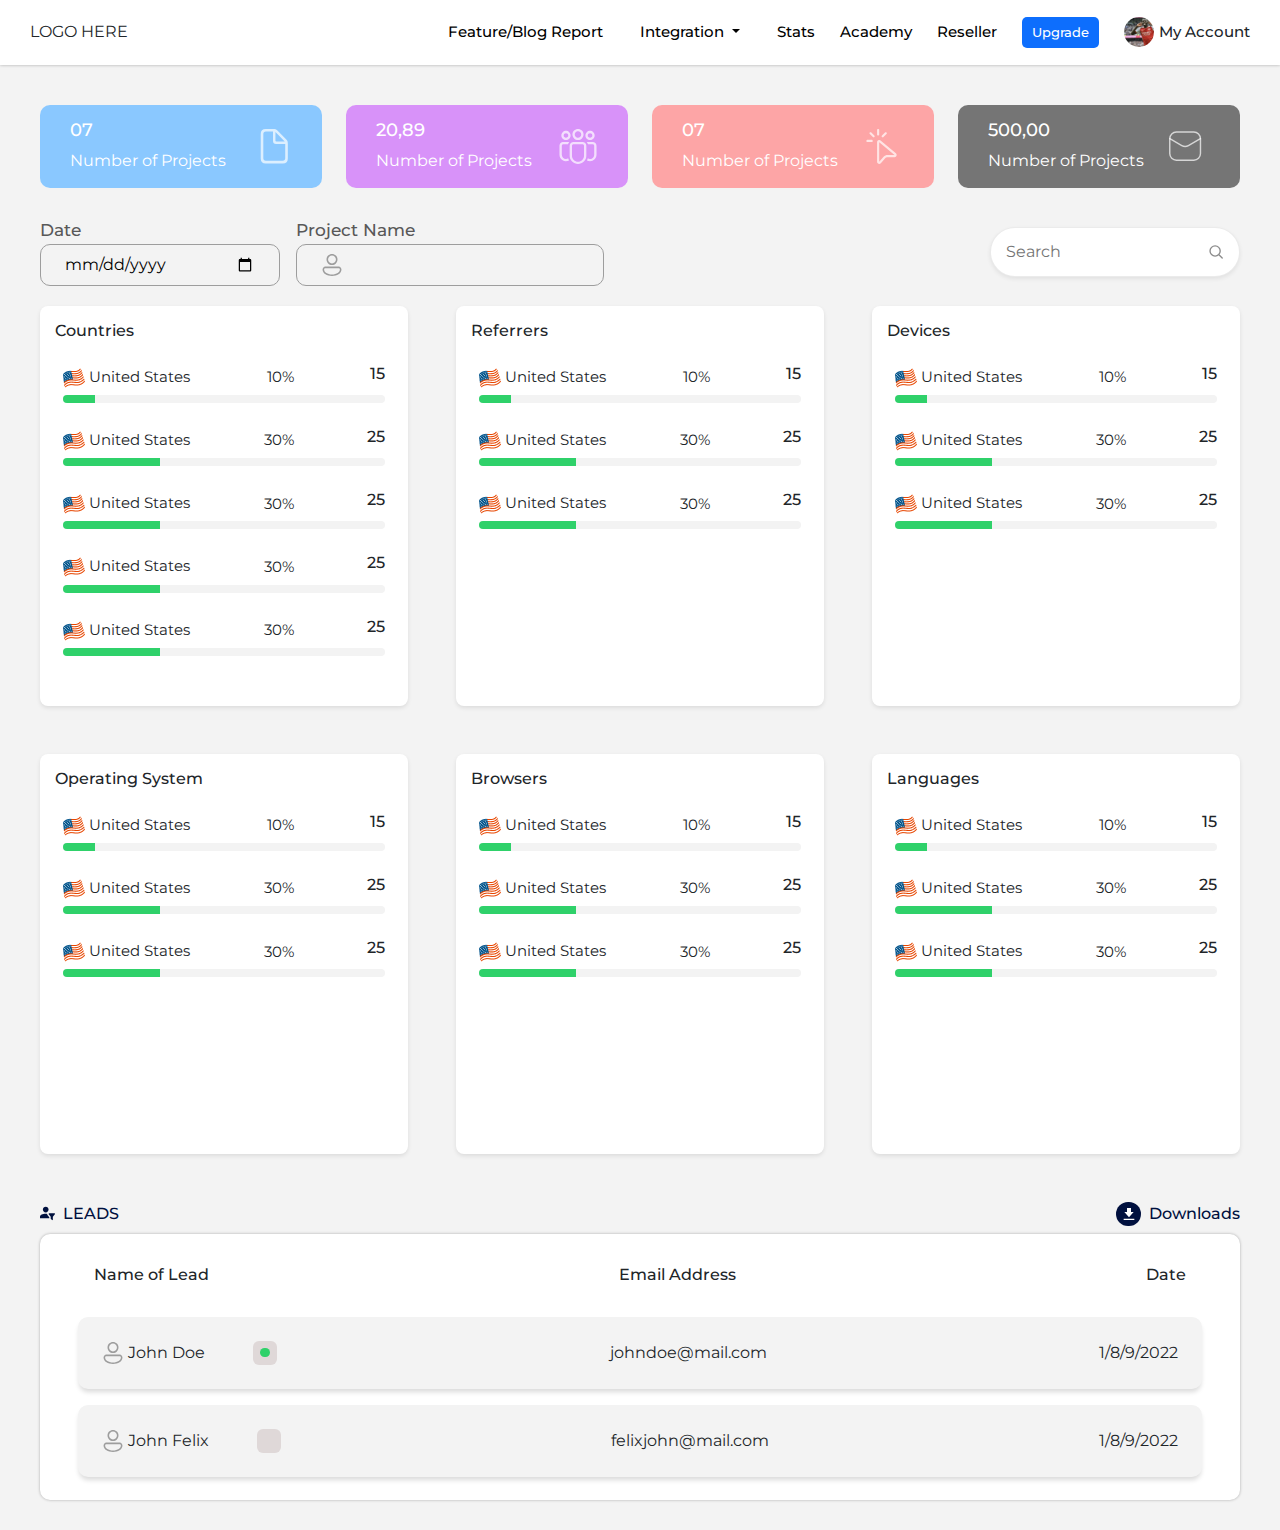
<file: analytics.html>
<!DOCTYPE html>
<html lang="en">
<head>
    <meta charset="UTF-8">
    <meta name="viewport" content="width=device-width, initial-scale=1.0">
    <link href="https://cdn.jsdelivr.net/npm/bootstrap@5.3.3/dist/css/bootstrap.min.css" rel="stylesheet" integrity="sha384-QWTKZyjpPEjISv5WaRU9OFeRpok6YctnYmDr5pNlyT2bRjXh0JMhjY6hW+ALEwIH" crossorigin="anonymous">
    <link rel="stylesheet" href="css/style.css">
    <title>Document</title>
</head>
<body>

    <!--create blog Modal -->
    <div class="modal fade" id="exampleModal" tabindex="-1" aria-labelledby="exampleModalLabel" aria-hidden="true">
      <div class="modal-dialog modal-dialog-centered">
        <div class="modal-content">
          <!-- <div class="modal-header">
            <h1 class="modal-title fs-5" id="exampleModalLabel">Modal title</h1>
            <button type="button" class="btn-close" data-bs-dismiss="modal" aria-label="Close"></button>
          </div> -->
          <div class="modal-body">
            <div class="url-and-keyword-container">
              <button class="enter-url-button btns active">
                Enter URL
              </button>
              <button class="enter-keyword-button btns">
                Enter Keyword
              </button>
            </div>
            <input type="text" name="" id="url-input">
            <textarea name="" id="Keyword-textarea" ></textarea>

            <div class="step-to-generate-blog">
              <label for="generate-review-checkbox" class="generate-review">
                <input type="checkbox" name="generate-checkbox" id="generate-review-checkbox">
                Generate Review
              </label>

              <label for="generate-storyline-checkbox" class="generate-review">
                <input type="checkbox" name="generate-checkbox" id="generate-storyline-checkbox">
                Generate Storyline
              </label>
            </div>

            <button class="generate-button">
               Generate
            </button>
          </div>
        </div>
        <!-- <button type="button" class="btn-close" data-bs-dismiss="modal" aria-label="Close"></button> -->
      </div>
    </div>
    <!--create blog Modal ends here-->

    <!--auto responder Modal -->
    <div class="modal fade" id="exampleModal2" tabindex="-1" aria-labelledby="exampleModalLabel2" aria-hidden="true">
      <div class="modal-dialog modal-dialog-centered">
        <div class="modal-content">
          <!-- <div class="modal-header">
            <h1 class="modal-title fs-5" id="exampleModalLabel">Modal title</h1>
            <button type="button" class="btn-close" data-bs-dismiss="modal" aria-label="Close"></button>
          </div> -->
          <div class="modal-body">
            <h5 style="font-size: 17px; font-weight: 600;">Publish to WordPress</h5>

            <div style="display: flex; align-items: center; gap: 10px; margin-top: 25px;">
              <button class="publish-website-btn">Website</button>
              <button class="create-blog-button-icon" style="background-color: #2263DE;">
                <svg xmlns="http://www.w3.org/2000/svg" width="10" height="10" viewBox="0 0 18 18" fill="none">
                  <path d="M16.3125 7.3125H10.6875V1.6875C10.6875 1.23995 10.5097 0.810725 10.1932 0.494257C9.87678 0.17779 9.44755 0 9 0C8.55245 0 8.12322 0.17779 7.80676 0.494257C7.49029 0.810725 7.3125 1.23995 7.3125 1.6875V7.3125H1.6875C1.23995 7.3125 0.810725 7.49029 0.494257 7.80676C0.17779 8.12322 0 8.55245 0 9C0 9.44755 0.17779 9.87678 0.494257 10.1932C0.810725 10.5097 1.23995 10.6875 1.6875 10.6875H7.3125V16.3125C7.3125 16.7601 7.49029 17.1893 7.80676 17.5057C8.12322 17.8222 8.55245 18 9 18C9.44755 18 9.87678 17.8222 10.1932 17.5057C10.5097 17.1893 10.6875 16.7601 10.6875 16.3125V10.6875H16.3125C16.7601 10.6875 17.1893 10.5097 17.5057 10.1932C17.8222 9.87678 18 9.44755 18 9C18 8.55245 17.8222 8.12322 17.5057 7.80676C17.1893 7.49029 16.7601 7.3125 16.3125 7.3125Z" fill="white"></path>
                </svg>
              </button>
            </div>

            <div class="social-icons-container">
              <div class="social-icon-body">
                <button class="social-icon">
                  <svg xmlns="http://www.w3.org/2000/svg" width="14" height="15" viewBox="0 0 14 22" fill="none">
                    <path d="M13.3604 1.04923C13.3604 0.895142 13.2987 0.747363 13.189 0.638405C13.0792 0.529447 12.9304 0.468235 12.7751 0.468235H9.84889C8.37537 0.395368 6.9327 0.904438 5.83608 1.88422C4.73946 2.864 4.07806 4.23483 3.99637 5.6972V8.83459H1.07011C0.914897 8.83459 0.766036 8.8958 0.65628 9.00476C0.546524 9.11371 0.484863 9.26149 0.484863 9.41558V12.4368C0.484863 12.5909 0.546524 12.7386 0.65628 12.8476C0.766036 12.9565 0.914897 13.0178 1.07011 13.0178H3.99637V20.8031C3.99637 20.9572 4.05803 21.105 4.16779 21.2139C4.27755 21.3229 4.42641 21.3841 4.58162 21.3841H8.09314C8.24835 21.3841 8.39722 21.3229 8.50697 21.2139C8.61673 21.105 8.67839 20.9572 8.67839 20.8031V13.0178H11.7451C11.8753 13.0196 12.0023 12.9783 12.1062 12.9005C12.2101 12.8226 12.2848 12.7126 12.3187 12.5878L13.1614 9.56664C13.1847 9.4808 13.1878 9.39079 13.1706 9.30355C13.1533 9.21632 13.1161 9.13418 13.0618 9.06347C13.0075 8.99275 12.9376 8.93534 12.8575 8.89566C12.7774 8.85598 12.6891 8.83508 12.5996 8.83459H8.67839V5.6972C8.7075 5.40958 8.84356 5.14306 9.06 4.94969C9.27644 4.75631 9.55771 4.64996 9.84889 4.65141H12.7751C12.9304 4.65141 13.0792 4.5902 13.189 4.48124C13.2987 4.37228 13.3604 4.2245 13.3604 4.07041V1.04923Z" fill="#638BFF"/>
                  </svg>
                </button>
                <h5>Facebook</h5>
              </div>

              <div class="social-icon-body">
                <button class="social-icon">
                  <svg xmlns="http://www.w3.org/2000/svg" width="14" height="14" viewBox="0 0 21 22" fill="none">
                    <path d="M12.4723 9.32065L19.9613 0.461365H18.1863L11.6854 8.15346L6.49059 0.461365H0.5L8.35433 12.0944L0.5 21.3841H2.27499L9.14124 13.2601L14.6274 21.3841H20.618L12.4723 9.32065ZM10.042 12.196L9.24626 11.0378L2.91399 1.82134H5.64007L10.7491 9.25938L11.5449 10.4176L18.1878 20.0869H15.4617L10.042 12.196Z" fill="black"/>
                  </svg>
                </button>
                <h5>Twitter (X)</h5>
              </div>

              <div class="social-icon-body">
                <button class="social-icon">
                  <svg xmlns="http://www.w3.org/2000/svg" width="14" height="14" viewBox="0 0 21 20" fill="none">
                    <path d="M4.40714 2.22321C4.40684 2.81255 4.1744 3.37763 3.76095 3.79415C3.34749 4.21066 2.78689 4.44449 2.20247 4.4442C1.61804 4.4439 1.05767 4.20951 0.644631 3.79257C0.231589 3.37564 -0.000291935 2.81033 2.75844e-07 2.22099C0.000292487 1.63165 0.232734 1.06657 0.646189 0.650052C1.05965 0.233536 1.62025 -0.00029439 2.20467 2.78164e-07C2.78909 0.000294947 3.34946 0.234691 3.7625 0.651623C4.17555 1.06856 4.40743 1.63387 4.40714 2.22321ZM4.47324 6.08966H0.0661072V20H4.47324V6.08966ZM11.4365 6.08966H7.05142V20H11.3924V12.7004C11.3924 8.63397 16.648 8.25621 16.648 12.7004V20H21V11.1894C21 4.3342 13.2214 4.58975 11.3924 7.95622L11.4365 6.08966Z" fill="#638BFF"/>
                  </svg>
                </button>
                <h5>LinkedIn</h5>
              </div>

              <div class="social-icon-body">
                <button class="social-icon">
                  <svg xmlns="http://www.w3.org/2000/svg" width="14" height="14" viewBox="0 0 20 19" fill="none">
                    <path d="M15.25 0H4.75C3.49022 0 2.28204 0.500445 1.39124 1.39124C0.500445 2.28204 0 3.49022 0 4.75V13.75C0 14.3738 0.122862 14.9915 0.361572 15.5677C0.600282 16.144 0.950164 16.6677 1.39124 17.1088C2.28204 17.9996 3.49022 18.5 4.75 18.5H15.25C16.509 18.4974 17.7156 17.9961 18.6058 17.1058C19.4961 16.2156 19.9974 15.009 20 13.75V4.75C19.9974 3.49103 19.4961 2.28439 18.6058 1.39416C17.7156 0.503936 16.509 0.00264212 15.25 0ZM11.6 8.32C11.108 8.60059 10.5514 8.74815 9.985 8.74815C9.41861 8.74815 8.862 8.60059 8.37 8.32L1.52 4.39C1.60857 3.5953 1.98701 2.86115 2.58292 2.32797C3.17883 1.79478 3.95038 1.5 4.75 1.5H15.25C16.049 1.50219 16.8194 1.79773 17.4148 2.3305C18.0103 2.86327 18.3893 3.59616 18.48 4.39L11.6 8.32Z" fill="#638BFF"/>
                  </svg>
                </button>
                <h5>Email</h5>
              </div>

              <div class="social-icon-body">
                <button class="social-icon">
                  <svg xmlns="http://www.w3.org/2000/svg" width="14" height="14" viewBox="0 0 22 22" fill="none">
                    <path d="M0 10.9999C0 15.5041 2.70857 19.3736 6.58442 21.0748C6.55348 20.3067 6.57892 19.3847 6.77589 18.5489C6.98738 17.656 8.19127 12.5551 8.19127 12.5551C8.19127 12.5551 7.83988 11.8528 7.83988 10.8148C7.83988 9.18466 8.78467 7.96722 9.96132 7.96722C10.9619 7.96722 11.4453 8.71872 11.4453 9.61864C11.4453 10.6244 10.8038 12.1289 10.4738 13.5223C10.1982 14.6892 11.0589 15.6409 12.21 15.6409C14.2942 15.6409 15.6979 12.9641 15.6979 9.79257C15.6979 7.38174 14.0741 5.57728 11.1207 5.57728C7.78393 5.57728 5.7052 8.06562 5.7052 10.8451C5.7052 11.8035 5.98776 12.4792 6.43033 13.0026C6.63383 13.243 6.66211 13.3396 6.58846 13.6157C6.53569 13.818 6.41452 14.3053 6.36433 14.4984C6.29112 14.777 6.06536 14.8766 5.81356 14.7737C4.27666 14.1463 3.56089 12.4633 3.56089 10.5713C3.56089 7.44662 6.19624 3.69985 11.4226 3.69985C15.6223 3.69985 18.3865 6.73886 18.3865 10.001C18.3865 14.3161 15.9875 17.5398 12.4512 17.5398C11.2636 17.5398 10.1465 16.8979 9.76384 16.1687C9.76384 16.1687 9.12524 18.7031 8.98997 19.1925C8.75674 20.0406 8.30024 20.8883 7.88284 21.5489C8.89498 21.8482 9.94494 22.0001 11.0004 22C17.0748 22 22 17.0751 22 10.9999C22 4.92486 17.0748 0 11.0004 0C4.9254 0 0 4.92486 0 10.9999Z" fill="#CB1F27"/>
                  </svg>
                </button>
                <h5>Pinterest</h5>
              </div>
            </div>
            
            <div class="wordpress-url-container">
              <button class="wordpress-url-btn">
                <svg xmlns="http://www.w3.org/2000/svg" width="11" height="13" viewBox="0 0 11 14" fill="none">
                  <path d="M1.03331 1.83853L1.03125 3.32434V10.6757C1.03125 11.2789 1.26666 11.8575 1.68568 12.284C2.10471 12.7106 2.67303 12.9502 3.26562 12.9502H9.18912C9.08247 13.2573 8.88489 13.5232 8.62362 13.7112C8.36234 13.8992 8.05022 14.0001 7.73025 14H3.26562C2.39953 14 1.5689 13.6498 0.95648 13.0263C0.344056 12.4029 0 11.5573 0 10.6757V3.32434C0 2.63847 0.431062 2.05409 1.03331 1.83853ZM9.45312 0C9.65626 0 9.85741 0.0407305 10.0451 0.119866C10.2328 0.199001 10.4033 0.314992 10.5469 0.461215C10.6906 0.607438 10.8045 0.78103 10.8823 0.972079C10.96 1.16313 11 1.36789 11 1.57469V10.6729C11 10.8797 10.96 11.0844 10.8823 11.2755C10.8045 11.4665 10.6906 11.6401 10.5469 11.7863C10.4033 11.9326 10.2328 12.0485 10.0451 12.1277C9.85741 12.2068 9.65626 12.2476 9.45312 12.2476H3.26562C2.85537 12.2476 2.46191 12.0816 2.17182 11.7863C1.88172 11.491 1.71875 11.0905 1.71875 10.6729V1.57469C1.71875 1.15705 1.88172 0.756525 2.17182 0.461215C2.46191 0.165904 2.85537 0 3.26562 0H9.45312ZM9.45312 1.04979H3.26562C3.12887 1.04979 2.99772 1.10509 2.90102 1.20353C2.80432 1.30197 2.75 1.43547 2.75 1.57469V10.6729C2.75 10.9626 2.981 11.1978 3.26562 11.1978H9.45312C9.58988 11.1978 9.72103 11.1425 9.81773 11.044C9.91443 10.9456 9.96875 10.8121 9.96875 10.6729V1.57469C9.96875 1.43547 9.91443 1.30197 9.81773 1.20353C9.72103 1.10509 9.58988 1.04979 9.45312 1.04979Z" fill="white"></path>
                </svg>
                Copy
              </button>
              <div style=" width: 60%; outline: none;" contenteditable="true">
                https:// www.dutiesandyourdemolinkhere
              </div>
            </div>
          </div>
        </div>
        <!-- <button type="button" class="btn-close" data-bs-dismiss="modal" aria-label="Close"></button> -->
      </div>
    </div>
    <!--auto responder Modal ends here-->


    <!-- header -->
    <header>
        <div class="app-logo">
          LOGO HERE
        </div>

        <div class="nav-links-container">
          <div class="nav-links">
            <a href="#">Feature/Blog Report</a>
            <div class="dropdown">
              <button class="btn btn-secondary dropdown-toggle" type="button" data-bs-toggle="dropdown" aria-expanded="false">
              Integration
              </button>
              <ul class="dropdown-menu">
                <li>
                  Auto-Responder
                </li>
                <li  data-bs-toggle="modal" data-bs-target="#exampleModal2">
                  Wordpress
                </li>
              </ul>
            </div>

            <a href="#">Stats</a>
            <a href="#">Academy</a>
            <a href="#">Reseller</a>

            <button class="bg-primary upgrade-btn">Upgrade</button>
          </div>

          <div class="acount-display-body">
              <div class="acount-display-img">
              <img src="images/saka-img.jpeg" class="img">
              </div>
              My Account
          </div>

          <button class="menu-bar">
              <svg xmlns="http://www.w3.org/2000/svg" class="open-nav-icon" height="24px" viewBox="0 -960 960 960" width="24px" fill="#5f6368"><path d="M120-240v-80h720v80H120Zm0-200v-80h720v80H120Zm0-200v-80h720v80H120Z"/></svg>
              <svg xmlns="http://www.w3.org/2000/svg" class="close-nav-icon" height="24px" viewBox="0 -960 960 960" width="24px" fill="#5f6368"><path d="m256-200-56-56 224-224-224-224 56-56 224 224 224-224 56 56-224 224 224 224-56 56-224-224-224 224Z"/></svg>
          </button>
        </div>
    </header>
    <!-- header ends here-->

    <!-- main -->
    <div class="main-container">
      <!--  user reaction cards  -->
      <div class="container-fluid" style="padding: 0 0; margin-top: 10px;">
        <div class="row g-4">
          <div class="col-xl-3 col-lg-6 col-sm-12 home-card-parent">
            <div class="user-reaction-card">
              <div class="user-reaction-card-content">
                <h4>07</h4>
                <p>Number of Projects</p>
              </div>
              <div class="user-reaction-card-icon">
                <svg xmlns="http://www.w3.org/2000/svg" width="35" height="35" viewBox="0 0 49 62" fill="none">
                    <path d="M8.9447 61.0137H39.2506C45.1584 61.0137 48.0977 58.0262 48.0977 52.1083V26.2746C48.0977 22.6037 47.6983 21.011 45.4153 18.6779L29.6621 2.7171C27.4947 0.496816 25.7244 0.0136719 22.5002 0.0136719H8.9447C3.06615 0.0136719 0.0976562 3.02907 0.0976562 8.9482V52.1083C0.0976562 58.0541 3.06615 61.0137 8.9447 61.0137ZM9.17239 56.4335C6.23311 56.4335 4.69164 54.8675 4.69164 52.0233V9.03317C4.69164 6.21686 6.23311 4.59383 9.20161 4.59383H21.8719V21.1251C21.8719 24.7099 23.6983 26.4737 27.2366 26.4737H43.5037V52.0233C43.5037 54.8675 41.9902 56.4335 39.0229 56.4335H9.17239ZM27.7504 22.1764C26.6376 22.1764 26.1797 21.7224 26.1797 20.5837V5.47636L42.6173 22.1776L27.7504 22.1764Z" fill="white" fill-opacity="0.7"/>
                </svg>
              </div>
            </div>
          </div>

          <div class="col-xl-3 col-lg-6 col-sm-12 home-card-parent">
            <div class="user-reaction-card total-visitors">
              <div class="user-reaction-card-content">
                <h4>20,89</h4>
                <p>Number of Projects</p>
              </div>
              <div class="user-reaction-card-icon">
                <svg xmlns="http://www.w3.org/2000/svg" width="40" height="35" viewBox="0 0 55 52" fill="none">
                  <path d="M27.5 3.42105C26.868 3.42105 26.2422 3.54494 25.6583 3.78563C25.0745 4.02632 24.5439 4.37911 24.097 4.82386C23.6502 5.2686 23.2957 5.79659 23.0538 6.37767C22.812 6.95876 22.6875 7.58156 22.6875 8.21053C22.6875 8.83949 22.812 9.46229 23.0538 10.0434C23.2957 10.6245 23.6502 11.1525 24.097 11.5972C24.5439 12.0419 25.0745 12.3947 25.6583 12.6354C26.2422 12.8761 26.868 13 27.5 13C28.7764 13 30.0004 12.4954 30.903 11.5972C31.8055 10.699 32.3125 9.48077 32.3125 8.21053C32.3125 6.94028 31.8055 5.72206 30.903 4.82386C30.0004 3.92566 28.7764 3.42105 27.5 3.42105ZM19.25 8.21053C19.25 6.03296 20.1192 3.94458 21.6664 2.40481C23.2135 0.865035 25.312 0 27.5 0C29.688 0 31.7865 0.865035 33.3336 2.40481C34.8808 3.94458 35.75 6.03296 35.75 8.21053C35.75 10.3881 34.8808 12.4765 33.3336 14.0162C31.7865 15.556 29.688 16.4211 27.5 16.4211C25.312 16.4211 23.2135 15.556 21.6664 14.0162C20.1192 12.4765 19.25 10.3881 19.25 8.21053ZM45.375 6.1579C44.4633 6.1579 43.589 6.51833 42.9443 7.1599C42.2997 7.80147 41.9375 8.67163 41.9375 9.57895C41.9375 10.4863 42.2997 11.3564 42.9443 11.998C43.589 12.6396 44.4633 13 45.375 13C46.2867 13 47.161 12.6396 47.8057 11.998C48.4503 11.3564 48.8125 10.4863 48.8125 9.57895C48.8125 8.67163 48.4503 7.80147 47.8057 7.1599C47.161 6.51833 46.2867 6.1579 45.375 6.1579ZM38.5 9.57895C38.5 7.76431 39.2243 6.02399 40.5136 4.74085C41.803 3.4577 43.5516 2.73684 45.375 2.73684C47.1984 2.73684 48.947 3.4577 50.2364 4.74085C51.5257 6.02399 52.25 7.76431 52.25 9.57895C52.25 11.3936 51.5257 13.1339 50.2364 14.417C48.947 15.7002 47.1984 16.4211 45.375 16.4211C43.5516 16.4211 41.803 15.7002 40.5136 14.417C39.2243 13.1339 38.5 11.3936 38.5 9.57895ZM6.1875 9.57895C6.1875 8.67163 6.54966 7.80147 7.19432 7.1599C7.83898 6.51833 8.71332 6.15789 9.625 6.1579C10.5367 6.15789 11.411 6.51833 12.0557 7.1599C12.7003 7.80147 13.0625 8.67163 13.0625 9.57895C13.0625 10.4863 12.7003 11.3564 12.0557 11.998C11.411 12.6396 10.5367 13 9.625 13C8.71332 13 7.83898 12.6396 7.19432 11.998C6.54966 11.3564 6.1875 10.4863 6.1875 9.57895ZM9.625 2.73684C7.80164 2.73684 6.05295 3.4577 4.76364 4.74085C3.47433 6.02399 2.75 7.76431 2.75 9.57895C2.75 11.3936 3.47433 13.1339 4.76364 14.417C6.05295 15.7002 7.80164 16.4211 9.625 16.4211C11.4484 16.4211 13.197 15.7002 14.4864 14.417C15.7757 13.1339 16.5 11.3936 16.5 9.57895C16.5 7.76431 15.7757 6.02399 14.4864 4.74085C13.197 3.4577 11.4484 2.73684 9.625 2.73684ZM15.125 24.9737C15.125 23.4312 15.7407 21.952 16.8366 20.8613C17.9325 19.7706 19.4189 19.1579 20.9688 19.1579H34.0312C35.5811 19.1579 37.0675 19.7706 38.1634 20.8613C39.2593 21.952 39.875 23.4312 39.875 24.9737V39.6842C39.875 42.9506 38.5712 46.0831 36.2504 48.3928C33.9297 50.7024 30.7821 52 27.5 52C24.2179 52 21.0703 50.7024 18.7496 48.3928C16.4288 46.0831 15.125 42.9506 15.125 39.6842V24.9737ZM27.5 48.5789C29.8704 48.5789 32.1437 47.6418 33.8198 45.9737C35.4959 44.3057 36.4375 42.0432 36.4375 39.6842V24.9737C36.4375 24.3386 36.184 23.7295 35.7327 23.2804C35.2815 22.8313 34.6694 22.5789 34.0312 22.5789H20.9688C20.3306 22.5789 19.7185 22.8313 19.2673 23.2804C18.816 23.7295 18.5625 24.3386 18.5625 24.9737V39.6842C18.5625 42.0432 19.5041 44.3057 21.1802 45.9737C22.8563 47.6418 25.1296 48.5789 27.5 48.5789ZM9.625 44.4737C10.7746 44.474 11.9017 44.1556 12.8796 43.5541C13.1807 44.6844 13.6111 45.7614 14.1529 46.7699C12.6862 47.548 11.0421 47.9349 9.38055 47.8929C7.71903 47.8509 6.09675 47.3814 4.67168 46.5302C3.24661 45.6789 2.06732 44.4749 1.24864 43.0354C0.429953 41.5959 -0.000221485 39.9699 1.61779e-07 38.3158V24.9751C-0.000180433 24.2112 0.15084 23.4548 0.444435 22.749C0.73803 22.0433 1.16845 21.402 1.71111 20.8618C2.25377 20.3216 2.89804 19.8931 3.60713 19.6007C4.31621 19.3084 5.07622 19.1579 5.84375 19.1579H13.4062C13.8032 19.1588 14.1886 19.1967 14.5626 19.2715C13.7063 20.2227 13.0753 21.3529 12.716 22.5789H5.84375C5.20557 22.5789 4.59353 22.8313 4.14227 23.2804C3.69102 23.7295 3.4375 24.3386 3.4375 24.9737V38.3158C3.4375 39.949 4.0894 41.5153 5.24978 42.6701C6.41016 43.8249 7.98397 44.4737 9.625 44.4737ZM45.375 47.8947C43.796 47.8956 42.241 47.5097 40.8471 46.7713C41.3889 45.7614 41.8192 44.6844 42.1204 43.5541C43.0577 44.131 44.1329 44.4484 45.2347 44.4732C46.3366 44.4981 47.4251 44.2296 48.3877 43.6956C49.3504 43.1615 50.1522 42.3812 50.7104 41.4354C51.2685 40.4896 51.5627 39.4126 51.5625 38.3158V24.9737C51.5625 24.3386 51.309 23.7295 50.8577 23.2804C50.4065 22.8313 49.7944 22.5789 49.1562 22.5789H42.284C41.9243 21.3528 41.2928 20.2225 40.436 19.2715C40.8118 19.1967 41.1978 19.1588 41.5938 19.1579H49.1562C50.7061 19.1579 52.1925 19.7706 53.2884 20.8613C54.3843 21.952 55 23.4312 55 24.9737V38.3158C55 40.8563 53.9859 43.2927 52.1809 45.0891C50.3759 46.8855 47.9277 47.8947 45.375 47.8947Z" fill="white" fill-opacity="0.7"/>
                </svg>
              </div>
            </div>
          </div>

          <div class="col-xl-3 col-lg-6 col-sm-12 home-card-parent">
            <div class="user-reaction-card number-of-clicks">
              <div class="user-reaction-card-content">
                <h4>07</h4>
                <p>Number of Projects</p>
              </div>
              <div class="user-reaction-card-icon">
                <svg xmlns="http://www.w3.org/2000/svg" width="45" height="35" viewBox="0 0 52 60" fill="none">
                  <path d="M20.2535 0C20.7418 0 21.2102 0.195461 21.5555 0.543383C21.9008 0.891305 22.0947 1.36319 22.0947 1.85522V9.27612C22.0947 9.76815 21.9008 10.24 21.5555 10.588C21.2102 10.9359 20.7418 11.1313 20.2535 11.1313C19.7652 11.1313 19.2969 10.9359 18.9516 10.588C18.6063 10.24 18.4123 9.76815 18.4123 9.27612V1.85522C18.4123 1.36319 18.6063 0.891305 18.9516 0.543383C19.2969 0.195461 19.7652 0 20.2535 0ZM5.92876 5.97382C6.09979 5.80105 6.30297 5.66398 6.52666 5.57045C6.75035 5.47692 6.99016 5.42878 7.23235 5.42878C7.47453 5.42878 7.71434 5.47692 7.93803 5.57045C8.16172 5.66398 8.3649 5.80105 8.53594 5.97382L13.7429 11.2241C13.9188 11.3952 14.0591 11.6 14.1556 11.8263C14.2521 12.0526 14.3028 12.2961 14.305 12.5424C14.3071 12.7888 14.2605 13.0331 14.1679 13.2611C14.0753 13.4891 13.9386 13.6962 13.7658 13.8704C13.5929 14.0446 13.3873 14.1823 13.161 14.2756C12.9347 14.3689 12.6923 14.4158 12.4478 14.4137C12.2033 14.4116 11.9617 14.3604 11.7371 14.2631C11.5125 14.1659 11.3093 14.0246 11.1394 13.8474L5.93244 8.60082C5.58726 8.25291 5.39335 7.78111 5.39335 7.28917C5.39335 6.79723 5.58726 6.32544 5.93244 5.97753M34.582 5.97753C34.7534 6.14987 34.8895 6.35459 34.9823 6.57998C35.0751 6.80537 35.1229 7.047 35.1229 7.29103C35.1229 7.53505 35.0751 7.77668 34.9823 8.00208C34.8895 8.22747 34.7534 8.43219 34.582 8.60453L29.3639 13.8474C29.1941 14.0246 28.9909 14.1659 28.7663 14.2631C28.5416 14.3604 28.3 14.4116 28.0555 14.4137C27.8111 14.4158 27.5686 14.3689 27.3423 14.2756C27.1161 14.1823 26.9105 14.0446 26.7376 13.8704C26.5647 13.6962 26.428 13.4891 26.3354 13.2611C26.2428 13.0331 26.1963 12.7888 26.1984 12.5424C26.2005 12.2961 26.2513 12.0526 26.3478 11.8263C26.4443 11.6 26.5846 11.3952 26.7604 11.2241L31.9674 5.97753C32.3127 5.62973 32.7809 5.43435 33.2692 5.43435C33.7574 5.43435 34.2256 5.62973 34.5709 5.97753M0 20.4075C0 19.9154 0.193986 19.4435 0.539284 19.0956C0.884581 18.7477 1.3529 18.5522 1.84123 18.5522H9.20614C9.69447 18.5522 10.1628 18.7477 10.5081 19.0956C10.8534 19.4435 11.0474 19.9154 11.0474 20.4075C11.0474 20.8995 10.8534 21.3714 10.5081 21.7193C10.1628 22.0672 9.69447 22.2627 9.20614 22.2627H1.84123C1.3529 22.2627 0.884581 22.0672 0.539284 21.7193C0.193986 21.3714 0 20.8995 0 20.4075ZM24.4515 19.6654C23.9141 19.2143 23.2603 18.9269 22.5667 18.8365C21.8731 18.7462 21.1682 18.8568 20.5347 19.1553C19.9012 19.4539 19.3651 19.9281 18.9892 20.5224C18.6134 21.1167 18.4132 21.8066 18.4123 22.5113V56.2801C18.4123 59.7085 22.6287 61.304 24.8676 58.7253L32.3283 50.1319C32.8472 49.5356 33.4866 49.058 34.2036 48.731C34.9206 48.404 35.6987 48.2352 36.4858 48.2358H48.3102C51.7533 48.2358 53.3146 43.8946 50.6669 41.6757L24.4515 19.6654ZM22.0947 56.2875V22.5113L48.3102 44.5254H36.4858C35.1732 44.5252 33.8757 44.8078 32.6804 45.3544C31.4851 45.9009 30.4196 46.6986 29.5554 47.6941L22.0947 56.2875Z" fill="white" fill-opacity="0.7"/>
                </svg>
              </div>
            </div>
          </div>

          <div class="col-xl-3 col-lg-6 col-sm-12 home-card-parent">
            <div class="user-reaction-card number-of-leads">
              <div class="user-reaction-card-content">
                <h4>500,00</h4>
                <p>Number of Projects</p>
              </div>
              <div class="user-reaction-card-icon">
                <svg xmlns="http://www.w3.org/2000/svg" width="50" height="30" viewBox="0 0 68 63" fill="none">
                  <path d="M52.554 1.97296H15.9459C8.24381 1.97296 2 8.21677 2 15.9189V47.2973C2 54.9994 8.24381 61.2432 15.9459 61.2432H52.554C60.2562 61.2432 66.5 54.9994 66.5 47.2973V15.9189C66.5 8.21677 60.2562 1.97296 52.554 1.97296Z" stroke="white" stroke-opacity="0.7" stroke-width="3"/>
                  <path d="M2.16385 16.2327L27.284 30.6319C29.3886 31.8548 31.7793 32.4989 34.2134 32.4989C36.6474 32.4989 39.0382 31.8548 41.1428 30.6319L66.3326 16.2327" stroke="white" stroke-opacity="0.7" stroke-width="3" stroke-linecap="round" stroke-linejoin="round"/>
                </svg>
              </div>
            </div>
          </div>
        </div>
      </div>
      <!-- user reaction cards ends here -->

      <!-- search section -->
      <div class="filter-and-search-container">
        <section class="d-flex align-items-center gap-3 ">
            <div class="date_filter d-flex flex-column">
                <label for="" class="label">Date</label>
                <input type="date" class="input">
            </div>
            <div class="project_name d-flex flex-column">
                 <label for="" class="label">Project Name</label>
                <div class="input d-flex align-items-center">
                    <label for="nameInput">
                              <svg xmlns="http://www.w3.org/2000/svg" width="22" height="22" viewBox="0 0 24 28" fill="none">
<path d="M19 7C19 8.85652 18.2625 10.637 16.9497 11.9497C15.637 13.2625 13.8565 14 12 14C10.1435 14 8.36301 13.2625 7.05025 11.9497C5.7375 10.637 5 8.85652 5 7C5 5.14348 5.7375 3.36301 7.05025 2.05025C8.36301 0.737498 10.1435 0 12 0C13.8565 0 15.637 0.737498 16.9497 2.05025C18.2625 3.36301 19 5.14348 19 7ZM17 7C17 5.67392 16.4732 4.40215 15.5355 3.46447C14.5979 2.52678 13.3261 2 12 2C10.6739 2 9.40215 2.52678 8.46447 3.46447C7.52678 4.40215 7 5.67392 7 7C7 8.32608 7.52678 9.59785 8.46447 10.5355C9.40215 11.4732 10.6739 12 12 12C13.3261 12 14.5979 11.4732 15.5355 10.5355C16.4732 9.59785 17 8.32608 17 7ZM3.5 16C2.57174 16 1.6815 16.3687 1.02513 17.0251C0.368749 17.6815 0 18.5717 0 19.5V20C0 22.393 1.523 24.417 3.685 25.793C5.859 27.177 8.802 28 12 28C15.198 28 18.14 27.177 20.315 25.793C22.477 24.417 24 22.393 24 20V19.5C24 18.5717 23.6313 17.6815 22.9749 17.0251C22.3185 16.3687 21.4283 16 20.5 16H3.5ZM2 19.5C2 19.1022 2.15804 18.7206 2.43934 18.4393C2.72064 18.158 3.10218 18 3.5 18H20.5C20.8978 18 21.2794 18.158 21.5607 18.4393C21.842 18.7206 22 19.1022 22 19.5V20C22 21.473 21.06 22.949 19.241 24.106C17.434 25.256 14.877 26 12 26C9.123 26 6.566 25.256 4.759 24.106C2.939 22.95 2 21.472 2 20V19.5Z" fill="#9D9D9D"/>
</svg>
                    </label>
               
                <input type="text" class="" id="nameInput">
                </div>
            </div>
        </section>

        <div class="filter-search-input">
          <input type="text" name="" id="" placeholder="Search">
          <svg width="18px" height="18px" viewBox="0 0 24 24" fill="none" xmlns="http://www.w3.org/2000/svg" stroke="#8c8c8c" style="left: 10px;"><g stroke-width="0"></g> <g id="SVGRepo_tracerCarrier" stroke-linecap="round" stroke-linejoin="round"></g> <g><path d="M15.7955 15.8111L21 21M18 10.5C18 14.6421 14.6421 18 10.5 18C6.35786 18 3 14.6421 3 10.5C3 6.35786 6.35786 3 10.5 3C14.6421 3 18 6.35786 18 10.5Z" stroke="#8c8c8c" stroke-width="2" stroke-linecap="round" stroke-linejoin="round"></path></g></svg>
        </div>
      </div>
      <!-- search section ends here-->

      <div class="container-fluid" style="padding: 0 0;">
        <div class="row g-5">
        
            <!-- countries -->
          <div class="col-xl-4 col-lg-4 col-sm-4">
            <div class="created-blogs-container analytics">
             
              <h6 class="mb-3">Countries</h6>
              <div class="analytics-container custom-scrollbar mt-3">
                <div class="analytic-item d-flex flex-column gap-1">
                    <div class="d-flex align-items-center justify-content-between">
                        <span class="icon">
                        <img src="/images/usaFlag.png" alt="">
                        <span>United States</span>
                    </span>
                    <span>10%</span>
                    <h6>15</h6>

                    </div>
                    <div class="progress-bar">
                        <span class="progress-bar-indicator" style="  width: 10%;"></span>
                    </div>

                </div>

                <div class="analytic-item d-flex flex-column gap-1">
                    <div class="d-flex align-items-center justify-content-between">
                        <span class="icon">
                        <img src="/images/usaFlag.png" alt="">
                        <span>United States</span>
                    </span>
                    <span>30%</span>
                    <h6>25</h6>

                    </div>
                    <div class="progress-bar">
                        <span class="progress-bar-indicator" style="  width: 30%;"></span>
                    </div>

                </div>

                   <div class="analytic-item d-flex flex-column gap-1">
                    <div class="d-flex align-items-center justify-content-between">
                        <span class="icon">
                        <img src="/images/usaFlag.png" alt="">
                        <span>United States</span>
                    </span>
                    <span>30%</span>
                    <h6>25</h6>

                    </div>
                    <div class="progress-bar">
                        <span class="progress-bar-indicator" style="  width: 30%;"></span>
                    </div>

                  </div>

                 <div class="analytic-item d-flex flex-column gap-1">
                    <div class="d-flex align-items-center justify-content-between">
                        <span class="icon">
                        <img src="/images/usaFlag.png" alt="">
                        <span>United States</span>
                    </span>
                    <span>30%</span>
                    <h6>25</h6>

                    </div>
                    <div class="progress-bar">
                        <span class="progress-bar-indicator" style="  width: 30%;"></span>
                    </div>

                </div>


                <div class="analytic-item d-flex flex-column gap-1">
                    <div class="d-flex align-items-center justify-content-between">
                        <span class="icon">
                        <img src="/images/usaFlag.png" alt="">
                        <span>United States</span>
                    </span>
                    <span>30%</span>
                    <h6>25</h6>

                    </div>
                    <div class="progress-bar">
                        <span class="progress-bar-indicator" style="  width: 30%;"></span>
                    </div>

                </div>
              </div>

             

             
            </div>
          </div>

          <!-- referrers -->
           <div class="col-xl-4 col-lg-4 col-sm-4">
            <div class="created-blogs-container analytics">
             
              <h6 class="mb-3">Referrers</h6>
              <div class="analytics-container custom-scrollbar mt-3">
                <div class="analytic-item d-flex flex-column gap-1">
                    <div class="d-flex align-items-center justify-content-between">
                        <span class="icon">
                        <img src="/images/usaFlag.png" alt="">
                        <span>United States</span>
                    </span>
                    <span>10%</span>
                    <h6>15</h6>

                    </div>
                    <div class="progress-bar">
                        <span class="progress-bar-indicator" style="  width: 10%;"></span>
                    </div>

                </div>

                <div class="analytic-item d-flex flex-column gap-1">
                    <div class="d-flex align-items-center justify-content-between">
                        <span class="icon">
                        <img src="/images/usaFlag.png" alt="">
                        <span>United States</span>
                    </span>
                    <span>30%</span>
                    <h6>25</h6>

                    </div>
                    <div class="progress-bar">
                        <span class="progress-bar-indicator" style="  width: 30%;"></span>
                    </div>

                </div>

                   <div class="analytic-item d-flex flex-column gap-1">
                    <div class="d-flex align-items-center justify-content-between">
                        <span class="icon">
                        <img src="/images/usaFlag.png" alt="">
                        <span>United States</span>
                    </span>
                    <span>30%</span>
                    <h6>25</h6>

                    </div>
                    <div class="progress-bar">
                        <span class="progress-bar-indicator" style="  width: 30%;"></span>
                    </div>

                  </div>

                
              </div>

             

             
            </div>
          </div>

          <!-- devices -->
            <div class="col-xl-4 col-lg-4 col-sm-4">
                <div class="created-blogs-container analytics">
                
                <h6 class="mb-3">Devices</h6>
                <div class="analytics-container custom-scrollbar mt-3">
                    <div class="analytic-item d-flex flex-column gap-1">
                        <div class="d-flex align-items-center justify-content-between">
                            <span class="icon">
                            <img src="/images/usaFlag.png" alt="">
                            <span>United States</span>
                        </span>
                        <span>10%</span>
                        <h6>15</h6>

                        </div>
                        <div class="progress-bar">
                            <span class="progress-bar-indicator" style="  width: 10%;"></span>
                        </div>

                    </div>

                    <div class="analytic-item d-flex flex-column gap-1">
                        <div class="d-flex align-items-center justify-content-between">
                            <span class="icon">
                            <img src="/images/usaFlag.png" alt="">
                            <span>United States</span>
                        </span>
                        <span>30%</span>
                        <h6>25</h6>

                        </div>
                        <div class="progress-bar">
                            <span class="progress-bar-indicator" style="  width: 30%;"></span>
                        </div>

                    </div>

                    <div class="analytic-item d-flex flex-column gap-1">
                        <div class="d-flex align-items-center justify-content-between">
                            <span class="icon">
                            <img src="/images/usaFlag.png" alt="">
                            <span>United States</span>
                        </span>
                        <span>30%</span>
                        <h6>25</h6>

                        </div>
                        <div class="progress-bar">
                            <span class="progress-bar-indicator" style="  width: 30%;"></span>
                        </div>

                    </div>

                    
                </div>

                

                
                </div>
             </div>

             <!-- operating system -->
               <div class="col-xl-4 col-lg-4 col-sm-4">
                <div class="created-blogs-container analytics">
                
                <h6 class="mb-3">Operating System</h6>
                <div class="analytics-container custom-scrollbar mt-3">
                    <div class="analytic-item d-flex flex-column gap-1">
                        <div class="d-flex align-items-center justify-content-between">
                            <span class="icon">
                            <img src="/images/usaFlag.png" alt="">
                            <span>United States</span>
                        </span>
                        <span>10%</span>
                        <h6>15</h6>

                        </div>
                        <div class="progress-bar">
                            <span class="progress-bar-indicator" style="  width: 10%;"></span>
                        </div>

                    </div>

                    <div class="analytic-item d-flex flex-column gap-1">
                        <div class="d-flex align-items-center justify-content-between">
                            <span class="icon">
                            <img src="/images/usaFlag.png" alt="">
                            <span>United States</span>
                        </span>
                        <span>30%</span>
                        <h6>25</h6>

                        </div>
                        <div class="progress-bar">
                            <span class="progress-bar-indicator" style="  width: 30%;"></span>
                        </div>

                    </div>

                    <div class="analytic-item d-flex flex-column gap-1">
                        <div class="d-flex align-items-center justify-content-between">
                            <span class="icon">
                            <img src="/images/usaFlag.png" alt="">
                            <span>United States</span>
                        </span>
                        <span>30%</span>
                        <h6>25</h6>

                        </div>
                        <div class="progress-bar">
                            <span class="progress-bar-indicator" style="  width: 30%;"></span>
                        </div>

                    </div>

                    
                </div>

                

                
                </div>
             </div>


             <!-- Browsers -->
               <div class="col-xl-4 col-lg-4 col-sm-4">
                <div class="created-blogs-container analytics">
                
                    <h6 class="mb-3">Browsers</h6>
                    <div class="analytics-container custom-scrollbar mt-3">
                        <div class="analytic-item d-flex flex-column gap-1">
                            <div class="d-flex align-items-center justify-content-between">
                                <span class="icon">
                                <img src="/images/usaFlag.png" alt="">
                                <span>United States</span>
                            </span>
                            <span>10%</span>
                            <h6>15</h6>

                            </div>
                            <div class="progress-bar">
                                <span class="progress-bar-indicator" style="  width: 10%;"></span>
                            </div>

                        </div>

                        <div class="analytic-item d-flex flex-column gap-1">
                            <div class="d-flex align-items-center justify-content-between">
                                <span class="icon">
                                <img src="/images/usaFlag.png" alt="">
                                <span>United States</span>
                            </span>
                            <span>30%</span>
                            <h6>25</h6>

                            </div>
                            <div class="progress-bar">
                                <span class="progress-bar-indicator" style="  width: 30%;"></span>
                            </div>

                        </div>

                        <div class="analytic-item d-flex flex-column gap-1">
                            <div class="d-flex align-items-center justify-content-between">
                                <span class="icon">
                                <img src="/images/usaFlag.png" alt="">
                                <span>United States</span>
                            </span>
                            <span>30%</span>
                            <h6>25</h6>

                            </div>
                            <div class="progress-bar">
                                <span class="progress-bar-indicator" style="  width: 30%;"></span>
                            </div>

                        </div>

                        
                    </div>    
              </div>
              </div>

              <!-- langauges -->
                <div class="col-xl-4 col-lg-4 col-sm-4">
                <div class="created-blogs-container analytics">
                
                    <h6 class="mb-3">Languages</h6>
                    <div class="analytics-container custom-scrollbar mt-3">
                        <div class="analytic-item d-flex flex-column gap-1">
                            <div class="d-flex align-items-center justify-content-between">
                                <span class="icon">
                                <img src="/images/usaFlag.png" alt="">
                                <span>United States</span>
                            </span>
                            <span>10%</span>
                            <h6>15</h6>

                            </div>
                            <div class="progress-bar">
                                <span class="progress-bar-indicator" style="  width: 10%;"></span>
                            </div>

                        </div>

                        <div class="analytic-item d-flex flex-column gap-1">
                            <div class="d-flex align-items-center justify-content-between">
                                <span class="icon">
                                <img src="/images/usaFlag.png" alt="">
                                <span>United States</span>
                            </span>
                            <span>30%</span>
                            <h6>25</h6>

                            </div>
                            <div class="progress-bar">
                                <span class="progress-bar-indicator" style="  width: 30%;"></span>
                            </div>

                        </div>

                        <div class="analytic-item d-flex flex-column gap-1">
                            <div class="d-flex align-items-center justify-content-between">
                                <span class="icon">
                                <img src="/images/usaFlag.png" alt="">
                                <span>United States</span>
                            </span>
                            <span>30%</span>
                            <h6>25</h6>

                            </div>
                            <div class="progress-bar">
                                <span class="progress-bar-indicator" style="  width: 30%;"></span>
                            </div>

                        </div>

                        
                    </div>    
              </div>
              </div>
      </div>

      <!-- leads -->
       <section class="lead-section mt-5">
        <div class="d-flex align-items-center w-100 justify-content-between">
            <span class="d-flex align-items-center gap-2">
                <svg xmlns="http://www.w3.org/2000/svg" width="15" height="15" viewBox="0 0 21 19" fill="none">
                <path d="M8 0C10.2 0 12 1.8 12 4C12 6.2 10.2 8 8 8C5.8 8 4 6.2 4 4C4 1.8 5.8 0 8 0ZM15 17L16.8 18.77C17.3 19.27 18 18.87 18 18.28V14L20.8 10.6C20.9114 10.4514 20.9793 10.2748 20.996 10.0898C21.0126 9.90484 20.9775 9.71889 20.8944 9.55279C20.8114 9.38668 20.6837 9.24698 20.5257 9.14935C20.3678 9.05171 20.1857 9 20 9H13C12.2 9 11.7 10 12.2 10.6L15 14V17ZM13 14.7L10.7 11.9C10.3 11.4 10.1 10.8 10.1 10.2C9.4 10 8.7 10 8 10C3.6 10 0 11.8 0 14V16H13V14.7Z" fill="#00103E"/>
                </svg>
                <h5 style="color: #00103e;">LEADS</h5>
            </span>
            <button class="d-flex align-items-center gap-2">
                <span class="svg-wrapper">
                    <svg xmlns="http://www.w3.org/2000/svg" width="12" height="12" viewBox="0 0 16 18" fill="none">
                        <path d="M15 6H11V0H5V6H1L8 14L15 6ZM0 16H16V18H0V16Z" fill="white"/>
                        </svg>
                </span>
                <h5 style="color: #00103e;">Downloads</h5>
            </button>

        </div>

        <div class="leads mt-2 ">
            <div class="header d-flex align-items-center justify-content-between w-100 mt-3 px-4">
                <h5>Name of Lead</h5>
                <h5>Email Address</h5>
                <h5>Date</h5>

            </div>
            <section class="users d-flex flex-column gap-3 mt-4 custom-scrollbar">
                <div class="user_item  d-flex align-items-center justify-content-between w-100">
                     <span class="user-name d-flex align-items-center gap-5">
                        <div>
                            <svg xmlns="http://www.w3.org/2000/svg" width="22" height="22" viewBox="0 0 24 28" fill="none">
                                <path d="M19 7C19 8.85652 18.2625 10.637 16.9497 11.9497C15.637 13.2625 13.8565 14 12 14C10.1435 14 8.36301 13.2625 7.05025 11.9497C5.7375 10.637 5 8.85652 5 7C5 5.14348 5.7375 3.36301 7.05025 2.05025C8.36301 0.737498 10.1435 0 12 0C13.8565 0 15.637 0.737498 16.9497 2.05025C18.2625 3.36301 19 5.14348 19 7ZM17 7C17 5.67392 16.4732 4.40215 15.5355 3.46447C14.5979 2.52678 13.3261 2 12 2C10.6739 2 9.40215 2.52678 8.46447 3.46447C7.52678 4.40215 7 5.67392 7 7C7 8.32608 7.52678 9.59785 8.46447 10.5355C9.40215 11.4732 10.6739 12 12 12C13.3261 12 14.5979 11.4732 15.5355 10.5355C16.4732 9.59785 17 8.32608 17 7ZM3.5 16C2.57174 16 1.6815 16.3687 1.02513 17.0251C0.368749 17.6815 0 18.5717 0 19.5V20C0 22.393 1.523 24.417 3.685 25.793C5.859 27.177 8.802 28 12 28C15.198 28 18.14 27.177 20.315 25.793C22.477 24.417 24 22.393 24 20V19.5C24 18.5717 23.6313 17.6815 22.9749 17.0251C22.3185 16.3687 21.4283 16 20.5 16H3.5ZM2 19.5C2 19.1022 2.15804 18.7206 2.43934 18.4393C2.72064 18.158 3.10218 18 3.5 18H20.5C20.8978 18 21.2794 18.158 21.5607 18.4393C21.842 18.7206 22 19.1022 22 19.5V20C22 21.473 21.06 22.949 19.241 24.106C17.434 25.256 14.877 26 12 26C9.123 26 6.566 25.256 4.759 24.106C2.939 22.95 2 21.472 2 20V19.5Z" fill="#9D9D9D"></path>

                            </svg>
                            <span>John Doe</span>
                        </div>
                        <!-- toggle class active to hide or show active indicator -->
                        <span class="active_indicator active"><span class="ball"></span></span>
                     </span>

                     <span class="email">johndoe@mail.com</span>
                     <span>1/8/9/2022</span>

                </div>

                 <div class="user_item  d-flex align-items-center justify-content-between w-100">
                     <span class="user-name d-flex align-items-center gap-5">
                        <div>
                            <svg xmlns="http://www.w3.org/2000/svg" width="22" height="22" viewBox="0 0 24 28" fill="none">
                                <path d="M19 7C19 8.85652 18.2625 10.637 16.9497 11.9497C15.637 13.2625 13.8565 14 12 14C10.1435 14 8.36301 13.2625 7.05025 11.9497C5.7375 10.637 5 8.85652 5 7C5 5.14348 5.7375 3.36301 7.05025 2.05025C8.36301 0.737498 10.1435 0 12 0C13.8565 0 15.637 0.737498 16.9497 2.05025C18.2625 3.36301 19 5.14348 19 7ZM17 7C17 5.67392 16.4732 4.40215 15.5355 3.46447C14.5979 2.52678 13.3261 2 12 2C10.6739 2 9.40215 2.52678 8.46447 3.46447C7.52678 4.40215 7 5.67392 7 7C7 8.32608 7.52678 9.59785 8.46447 10.5355C9.40215 11.4732 10.6739 12 12 12C13.3261 12 14.5979 11.4732 15.5355 10.5355C16.4732 9.59785 17 8.32608 17 7ZM3.5 16C2.57174 16 1.6815 16.3687 1.02513 17.0251C0.368749 17.6815 0 18.5717 0 19.5V20C0 22.393 1.523 24.417 3.685 25.793C5.859 27.177 8.802 28 12 28C15.198 28 18.14 27.177 20.315 25.793C22.477 24.417 24 22.393 24 20V19.5C24 18.5717 23.6313 17.6815 22.9749 17.0251C22.3185 16.3687 21.4283 16 20.5 16H3.5ZM2 19.5C2 19.1022 2.15804 18.7206 2.43934 18.4393C2.72064 18.158 3.10218 18 3.5 18H20.5C20.8978 18 21.2794 18.158 21.5607 18.4393C21.842 18.7206 22 19.1022 22 19.5V20C22 21.473 21.06 22.949 19.241 24.106C17.434 25.256 14.877 26 12 26C9.123 26 6.566 25.256 4.759 24.106C2.939 22.95 2 21.472 2 20V19.5Z" fill="#9D9D9D"></path>

                            </svg>
                            <span>John Felix</span>
                        </div>
                        <!-- toggle class active to hide or show active indicator -->
                        <span class="active_indicator "><span class="ball"></span></span>
                     </span>

                     <span class="email">felixjohn@mail.com</span>
                     <span>1/8/9/2022</span>

                </div>

            </section>
        </div>

       </section>

    </div>



    <script src="https://cdn.jsdelivr.net/npm/bootstrap@5.3.3/dist/js/bootstrap.bundle.min.js" integrity="sha384-YvpcrYf0tY3lHB60NNkmXc5s9fDVZLESaAA55NDzOxhy9GkcIdslK1eN7N6jIeHz" crossorigin="anonymous"></script>
    <script src="js/script.js"></script>
</body>
</html>
</file>
<file: css/style.css>
@import url('https://fonts.googleapis.com/css2?family=EB+Garamond:ital,wght@0,400..800;1,400..800&family=Montserrat:ital,wght@0,100..900;1,100..900&display=swap');

* {
  padding: 0;
  margin: 0;
  box-sizing: border-box;
}

body {
  font-family: 'Montserrat', sans-serif;
  background-color: #d9d9d94f;
}

button {
  border: none;
}
input {
  border: none;
  outline: none;
}
h5 {
  margin-top: 0;
  margin-bottom: 0;
}
p {
  margin-top: 0;
  margin-bottom: 0;
}

/* menu bar */
.menu-bar {
  display: none;
  background: none;
}
.close-nav-icon {
  display: none;
}
/* menu bar ends here*/

/* header */
header {
  display: flex;
  justify-content: space-between;
  align-items: center;
  background-color: white;
  padding: 15px 30px;
  box-shadow: 0 0 3px rgb(0 0 0 / 30%);
}
.nav-links {
  display: flex;
  align-items: center;
  gap: 25px;
  color: black;
}
.nav-links-container {
  display: flex;
  align-items: center;
  gap: 25px;
}
.nav-links a {
  color: black;
  font-weight: 500;
  font-size: 15px;
  text-decoration: none;
  transition: 0.3s;
}
.nav-links a:hover {
  color: #0d6efd;
  /* text-decoration: underline; */
}
.btn-secondary {
  background: none;
  color: black;
  font-weight: 500;
  font-size: 15px;
  border: none;
}
.btn.show {
  background-color: white !important;
  color: black !important;
}
.btn:hover {
  background: none;
  color: black;
}
.dropdown-menu li {
  font-size: 14px;
  font-weight: 500;
  padding: 2px 10px;
  cursor: pointer;
  transition: 0.3s;
}
.dropdown-menu li:hover {
  background-color: #f3f3f3;
}
.acount-display-body {
  display: flex;
  align-items: center;
  gap: 5px;
  font-weight: 500;
  font-size: 15px;
}
.acount-display-img {
  width: 30px;
  height: 30px;
  border-radius: 50%;
  overflow: hidden;
}
.acount-display-img .img {
  width: 100%;
  height: 100%;
  object-fit: cover;
}
.upgrade-btn {
  color: white;
  font-size: 13px;
  font-weight: 500;
  padding: 6px 10px;
  border-radius: 5px;
  transition: 0.3s;
}
.upgrade-btn:hover {
  transform: translateY(8%);
}
/* header ends here*/

.main-container {
  padding: 30px 40px;
}
/* user reaction cards */
.user-reaction-card {
  display: flex;
  justify-content: space-between;
  align-items: center;
  background-color: #8ac8ff;
  color: white;
  padding: 15px 30px;
  border-radius: 10px;
}
.user-reaction-card-content h4 {
  font-weight: 500;
  font-size: 18px;
}
.total-visitors {
  background-color: #d892f9;
}
.number-of-clicks {
  background-color: #fda5a6;
}
.number-of-leads {
  background-color: #757575;
}
/* user reaction cards ends here*/

.filter-and-search-container {
  display: flex;
  justify-content: space-between;
  align-items: center;
  margin-top: 30px;
  margin-bottom: 20px;
}
.blog-text {
  font-size: 20px;
  font-weight: 600;
}
.filter-search-input {
  display: flex;
  align-items: center;
  gap: 5px;
  width: 250px;
  height: 50px;
  padding: 5px 15px;
  background-color: white;
  border: 1px solid rgb(0 0 0 / 8%);
  border-radius: 30px;
  transition: 0.3s;
  box-shadow: 0 0.125rem 0.25rem rgba(0, 0, 0, 0.075);
}
.filter-search-input input {
  width: 100%;
  height: 100%;
  background-color: transparent;
  /* border: none; */
}
.filter-search-input:hover {
  border: 1px solid #0d6efd;
}

.create-blog-button {
  display: flex;
  justify-content: center;
  align-items: center;
  gap: 5px;
  height: 327px;
  background-color: #0d6efd;
  color: white;
  font-weight: 600;
  font-size: 16px;
  border-radius: 8px;
  cursor: pointer;
}
.create-blog-button-icon {
  display: flex;
  justify-content: center;
  align-items: center;
  width: 18px;
  height: 18px;
  background-color: white;
  border-radius: 2px;
  /* padding: 10px 10px; */
}
.created-blogs-container {
  /* height: 330px; */
  background-color: white;
  padding: 15px 15px;
  border-radius: 8px;
  box-shadow: 0 0.125rem 0.25rem rgba(0, 0, 0, 0.095);
}
.created-blogs-card-img {
  width: 100%;
  height: 150px;
  margin-bottom: 10px;
}
.created-blogs-card-img .img {
  width: 100%;
  height: 100%;
  border-radius: 7px;
  object-fit: cover;
}
.created-blogs-container h5 {
  width: 200px;
  font-size: 13px;
  font-weight: 600;
}
.active-container {
  display: flex;
  justify-content: space-between;
  align-items: center;
  margin-top: 10px;
}
.active-container p {
  font-size: 12px;
  font-weight: 500;
}
.active-container button {
  font-size: 12px;
  font-weight: 500;
  border: 1px solid #585858;
  background: none;
  padding: 1px 10px;
  border-radius: 3px;
}
.created-url-container {
  display: flex;
  justify-content: space-between;
  align-items: center;
  margin-top: 15px;
}
.created-url-area {
  display: flex;
  justify-content: space-between;
  align-items: center;
  width: 850px;
  height: 25px;
  background-color: #f0f0f0;
  border-radius: 5px;
  overflow: hidden;
}
.created-url-content {
  font-size: 10px;
  padding: 0 10px;
  /* margin-left: 10px; */
}
.created-url-area button {
  display: flex;
  align-items: center;
  gap: 5px;
  height: 100%;
  padding: 5px 10px;
  font-size: 12px;
  font-weight: 500;
  background-color: #0d6efd;
  color: white;
}
.other-blogs-button {
  display: flex;
  align-items: center;
  gap: 10px;
  margin-top: 10px;
}
.other-blogs-button button {
  background: none;
}

/* create blog modal */
.btn-close {
  position: absolute;
  top: 200px;
  right: -30px;
  z-index: 999999;
}
.url-and-keyword-container {
  display: flex;
  align-items: center;
  justify-content: space-between;
  margin-bottom: 20px;
}
.enter-url-button {
  width: 100%;
  /* background-color: #0d6efd; */
  color: #0d6efd;
  background-color: white;
  padding: 10px 10px;
  font-weight: 600;
  border: 1px solid #d9d9d9;
  border-bottom-left-radius: 8px;
  border-top-left-radius: 8px;
}
#url-input {
  width: 100%;
  border: 1px solid #d9d9d9;
  border-radius: 5px;
  padding: 10px 10px;
}
.enter-keyword-button {
  width: 100%;
  padding: 10px 10px;
  background-color: white;
  color: #0d6efd;
  font-weight: 600;
  border-bottom-right-radius: 8px;
  border-top-right-radius: 8px;
  border: 1px solid #d9d9d9;
}
.modal {
  --bs-modal-width: 50%;
}
.modal-content {
  padding: 40px 30px;
  border-radius: 15px;
}
.modal-body textarea {
  width: 100%;
  height: 80px;
  border: 1px solid #d9d9d9;
  border-radius: 5px;
  padding: 10px 10px;
  resize: none;
  outline: none;
  transition: 0.3s;
}
.modal-body textarea:hover {
  border: 1px solid #0d6efd;
}

.step-to-generate-blog {
  display: flex;
  align-items: center;
  justify-content: space-between;
  margin-top: 20px;
}
.generate-review {
  display: flex;
  justify-content: center;
  align-items: center;
  gap: 7px;
  width: 48%;
  padding: 13px 10px;
  background-color: white;
  color: #0d6efd;
  font-weight: 600;
  border-radius: 5px;
  border: 1px solid #d9d9d9;
  transition: 0.3s;
}
.generate-review:hover {
  border: 1px solid #0d6efd;
}
.generate-button {
  width: 100%;
  background-color: #0d6efd;
  color: white;
  font-weight: 600;
  border-radius: 5px;
  padding: 13px 10px;
  margin-top: 20px;
  opacity: 0.8;
  transition: 0.3s;
}
.generate-button:hover {
  transform: translateY(10%);
  opacity: 1;
}
.publish-website-btn {
  font-size: 16px;
  font-weight: 500;
  background-color: #2263de;
  color: white;
  padding: 8px 30px;
  border-radius: 8px;
}
.social-icons-container {
  display: flex;
  justify-content: space-between;
  align-items: center;
  flex-wrap: wrap;
  margin-top: 30px;
}
.social-icon-body {
  display: flex;
  align-items: center;
  gap: 5px;
}
.social-icon {
  display: flex;
  align-items: center;
  justify-content: center;
  width: 30px;
  height: 30px;
  border-radius: 50%;
  background-color: #d9d9d9;
}
.social-icon-body h5 {
  font-size: 15px;
  font-weight: 500;
}
.wordpress-url-container {
  display: flex;
  align-items: center;
  gap: 10px;
  /* height: 50px; */
  border: 1px solid #9d9d9d;
  padding: 10px 10px;
  border-radius: 8px;
  margin-top: 30px;
}
.wordpress-url-btn {
  display: flex;
  align-items: center;
  gap: 5px;
  padding: 5px 20px;
  background-color: #2fd16a;
  color: white;
  border-radius: 5px;
}
/* create blog modal ends here*/

/* editor page */
.editor-back-cont {
  display: flex;
  align-items: center;
  gap: 10px;
  color: black;
  text-decoration: none;
  font-weight: 500;
}
.editor-back-btn {
  display: flex;
  align-items: center;
  justify-content: center;
  width: 25px;
  height: 25px;
  background-color: #d9d9d9;
  border-radius: 50%;
}
.publish-btn {
  background-color: #0d6efd;
  color: white;
  font-size: 13px;
  font-weight: 500;
  padding: 6px 15px;
  border-radius: 5px;
  transition: 0.3s;
}
.publish-btn:hover {
  transform: translateY(8%);
}

.editor-main-container {
  display: flex;
  justify-content: space-between;
  height: 600px;
  /* margin-top: 5px; */
}
.editor-content-section {
  width: 58%;
  height: 100%;
  overflow: auto;
  background-color: white;
}
.editor-content-body {
  display: flex;
  flex-direction: column;
  align-items: center;
  padding: 20px 20px;
}
.editor-content-body#text-description {
  width: 100%;
  height: 100%;
}
.editor-content-body .tox-tinymce {
  width: 100%;
  /* height: 100%; */
}
.tox-edit-area {
  font-family: 'Montserrat', sans-serif;
  /* padding: 20px 50px !important; */
}
.tox-tinymce {
  /* height: 100% !important; */
}
.editor-context-section {
  width: 40%;
  height: 100%;
  overflow: auto;
  background-color: white;
  padding: 20px 10px;
}
.editor-content-scroll-body {
  padding: 0px 20px;
}
.editor-content-body p {
  text-align: center;
}
.first-form-input input {
  width: 100%;
}

.custom-scrollbar::-webkit-scrollbar {
  -webkit-appearance: none;
  height: 20px;
  width: 5px;
  background-color: rgba(233, 240, 249, 1);
  border-radius: 50px;
  box-shadow: 0 2px 5px rgba(0, 0, 0, 0.1);
}
.custom-scrollbar::-webkit-scrollbar-thumb {
  -webkit-appearance: none;
  height: 20px;
  background-color: #d9d9d9;
  /* background-color: black; */
  border-radius: 50px;
}

.meta-data-btn {
  background-color: #f3f3f3;
  padding: 8px 20px;
  font-weight: 500;
  border-radius: 5px;
  margin-bottom: 10px;
}
.title-labels {
  color: #8f8d8d;
  margin-top: 20px;
}
.title-labels h5 {
  font-size: 15px;
  margin-bottom: 10px;
}
.title-div {
  font-size: 13px;
  padding: 5px 10px;
  border-radius: 3px;
  outline: 1px solid #8f8d8d;
}
.generate-btn-body {
  display: flex;
  justify-content: space-between;
  align-items: center;
  margin-top: 20px;
}
.generate-text-btn {
  width: 60%;
  height: 45px;
  background-color: #f3f3f3;
  color: #8f8d8d;
  font-size: 15px;
  border-radius: 5px;
  transition: 0.3s;
}
.generate-text-btn:hover {
  background-color: #0d6efd;
  color: white;
}
.generate-icon-btn {
  width: 30%;
  border-radius: 5px;
  height: 45px;
}

#file-upload-input {
  display: none;
}
.add-file-label {
  display: flex;
  align-items: center;
  justify-content: center;
  gap: 10px;
  /* width: 130px; */
  padding: 12px 10px;
  color: #8f8d8d;
  background-color: white;
  font-size: 14px;
  font-weight: 500;
  border: 1px solid rgba(0, 62, 128, 0.15);
  border-radius: 5px;
  transition: 0.3s;
  cursor: pointer;
}

.call-to-action-container {
  margin-top: 30px;
}
.lead-dropdown.dropdown {
  width: 48%;
}
.lead-button.btn-secondary {
  width: 100%;
  padding: 10px 10px;
  background-color: #0d6efd;
  color: white;
}
.color-container {
  display: flex;
  justify-content: space-between;
  flex-wrap: wrap;
}
.color-inputs {
  display: flex;
  align-items: center;
  gap: 10px;
  font-weight: 500;
}
.color-input {
  width: 40px;
}
.color-inputs input {
  width: 100%;
  border-radius: 6px;
}

/* editor page ends here*/

.btns.active {
  background-color: #0d6efd;
  color: white;
}

.url-and-keyword-container:has(.enter-url-button.active) ~ #Keyword-textarea {
  display: none;
}
.url-and-keyword-container:has(.enter-keyword-button.active) ~ #url-input {
  display: none;
}

/* settings page */
/* zapier section */
.zapier-card-container {
  background-color: white;
  border-radius: 8px;
  box-shadow: 0 0 3px rgb(0 0 0 / 20%);
}
.zapier-card-header {
  display: flex;
  align-items: center;
  justify-content: space-between;
  padding: 15px 20px;
  padding-top: 18px;
}
.zapier-header-img {
  display: flex;
  align-items: center;
  gap: 5px;
  font-weight: 500;
}
.zapier-header-img .img {
  width: 30px;
}
.connect-integration-btn {
  background-color: white;
  font-weight: 500;
  padding: 5px 15px;
  border-radius: 5px;
  font-size: 13px;
  border: 1px solid #585858;
}
.request-integration-btn {
  display: flex;
  align-items: center;
  justify-content: center;
  gap: 5px;
  background-color: white;
  font-weight: 400;
  font-size: 15px;
  padding: 5px 20px;
  border-radius: 3px;
  border: 1px solid #585858;
}
/* settings page ends here*/

/* boostrap tabs styling */
.mb-3 {
  margin-bottom: 0 !important;
}
.nav {
  display: flex;
  gap: 20px;
  /* color: black !important; */
  --bs-nav-link-color: black !important;
  --bs-nav-link-padding-x: 0 !important;
}
.nav-pills {
  --bs-nav-pills-border-radius: none !important;
  font-weight: 500 !important;
  /* border-bottom: 1px solid #0d6efd; */
  --bs-nav-pills-link-active-color: #0d6efd;
  --bs-nav-pills-link-active-bg: none !important;
}
.nav-link {
  padding: var(--bs-nav-link-padding-y) none !important;
}
.nav-link.active {
  border-bottom: 2px solid #0d6efd;
  /* --bs-nav-pills-link-active-border-bottom: 1px solid #0d6efd !important; */
}
.integration-nav-btn {
  display: flex;
  align-items: center;
  gap: 5px;
}
.integration-nav-btn .img {
  width: 20px;
}
.integration-nav-btn.nav-link {
  padding: 5px 10px !important;
}
.integration-nav-btn.nav-link.active {
  --bs-nav-pills-border-radius: 5px !important;
  font-weight: 400 !important;
  /* border-bottom: 1px solid #0d6efd; */
  --bs-nav-pills-link-active-color: white;
  --bs-nav-pills-link-active-bg: #0d6efd !important;
  /* padding: 5px 10px !important; */
}
/* boostrap tabs styling ends here*/
.date_filter .input,
.project_name .input {
  border: 1px solid #9d9d9d;
  padding: 0.5rem 1.5rem;
  border-radius: 10px;
  background-color: transparent;
  min-width: 15rem;
}
.date_filter .label,
.project_name .label {
  color: #585858;
  font-size: 17px;
  font-weight: 500;
}
.project_name .input svg {
  pointer-events: none;
}
.project_name .input input {
  background-color: transparent;
  padding: 0 0.5rem;
  width: 100%;
}
.analytics-container {
  display: flex;
  flex-direction: column;
  gap: 1.5rem;
  max-height: 380px;
  overflow-y: auto;
  padding: 0.5rem;
}
.custom-scrollbar::-webkit-scrollbar {
  width: 0.15rem;
}

.custom-scrollbar::-webkit-scrollbar-trackc {
  background-color: #f2f2f2;
  border-radius: 100vw;
}

.custom-scrollbar::-webkit-scrollbar-thumb {
  background-color: #6e6e6e;
  border-radius: 100vw;
}

.svg-wrapper {
  border-radius: 50%;
  background-color: #00103e;
  padding: 0.4rem;
  display: flex;
  align-items: center;
  justify-content: center;
}
.lead-section h5 {
  font-size: 16px;
}
.lead-section .leads {
  border-radius: 10px;
  background-color: white;
  padding: 15px 30px;
  box-shadow: 0 0 3px rgb(0 0 0 / 30%);
}
.lead-section button {
  background: transparent;
}
.created-blogs-container.analytics {
  min-height: 400px;
  height: 100%;
}
.progress-bar {
  width: 100%;
  height: 0.5rem;
  border-radius: 10px;
  background-color: #f3f3f3;
}
.progress-bar .progress-bar-indicator {
  background-color: #2fd16a;
  height: 0.5rem;
}
.analytic-item span,
.analytic-item p {
  font-size: 15px;
}
.leads .active_indicator {
  width: 1.5rem;
  height: 1.5rem;
  border-radius: 6px;
  background-color: #dfd8d8;
  padding: 0.5rem;
  display: flex;
  align-items: center;
  justify-content: center;
  flex-direction: column;
}
.leads .users {
  padding: 0.5rem;
  max-height: 500px;
  overflow-y: auto;
}
.leads .user_item {
  background-color: #f3f3f3;
  padding: 1.5rem;
  border-radius: 10px;
  box-shadow: 0px 4px 5px -1px #00000026;
}
.active_indicator.active .ball {
  width: 0.5rem;
  height: 0.5rem;
  background-color: #2fd16a;
  padding: 0.3rem;
  border-radius: 50%;
  display: flex;
}
@media screen and (max-width: 974px) {
  .nav-links {
    flex-direction: column;
    justify-content: center;
    align-items: center;
    gap: 30px;
    width: 100%;
    height: 0;
    background-color: #242424;
    transition: all 300ms ease-in-out;
    position: absolute;
    top: 0;
    left: 0;
    visibility: hidden;
    opacity: 0;
    z-index: 999;
  }
  .nav-links a {
    color: white;
  }
  .visible.nav-links {
    height: 100vh;
    visibility: visible;
    opacity: 1;
  }
  .btn-secondary {
    color: white;
  }
  .dropdown-menu a {
    color: black;
  }

  .menu-bar {
    display: flex;
    z-index: 99999;
  }
  .url-and-keyword-container {
    flex-direction: column;
    gap: 15px;
  }
  .enter-url-button {
    border-radius: 8px;
  }
  .enter-keyword-button {
    border-radius: 8px;
  }
  .step-to-generate-blog {
    flex-direction: column;
    gap: 20px;
  }
  .generate-review {
    width: 100%;
  }
}

@media screen and (max-width: 540px) {
  .filter-and-search-container {
    flex-direction: column;
    gap: 10px;
  }
  .filter-search-input {
    width: 100%;
  }
  .social-icons-container {
    flex-wrap: wrap;
    justify-content: center;
    gap: 10px;
  }
  .modal-body {
    padding: 0 0 !important;
  }
  .lead-section {
    display: none;
  }
  .date_filter,
  .project_name,
  .date_filter .input,
  .project_name .input {
    min-width: 100%;
  }
  .filter-and-search-container > section {
    flex-wrap: wrap;
  }
}
</file>
